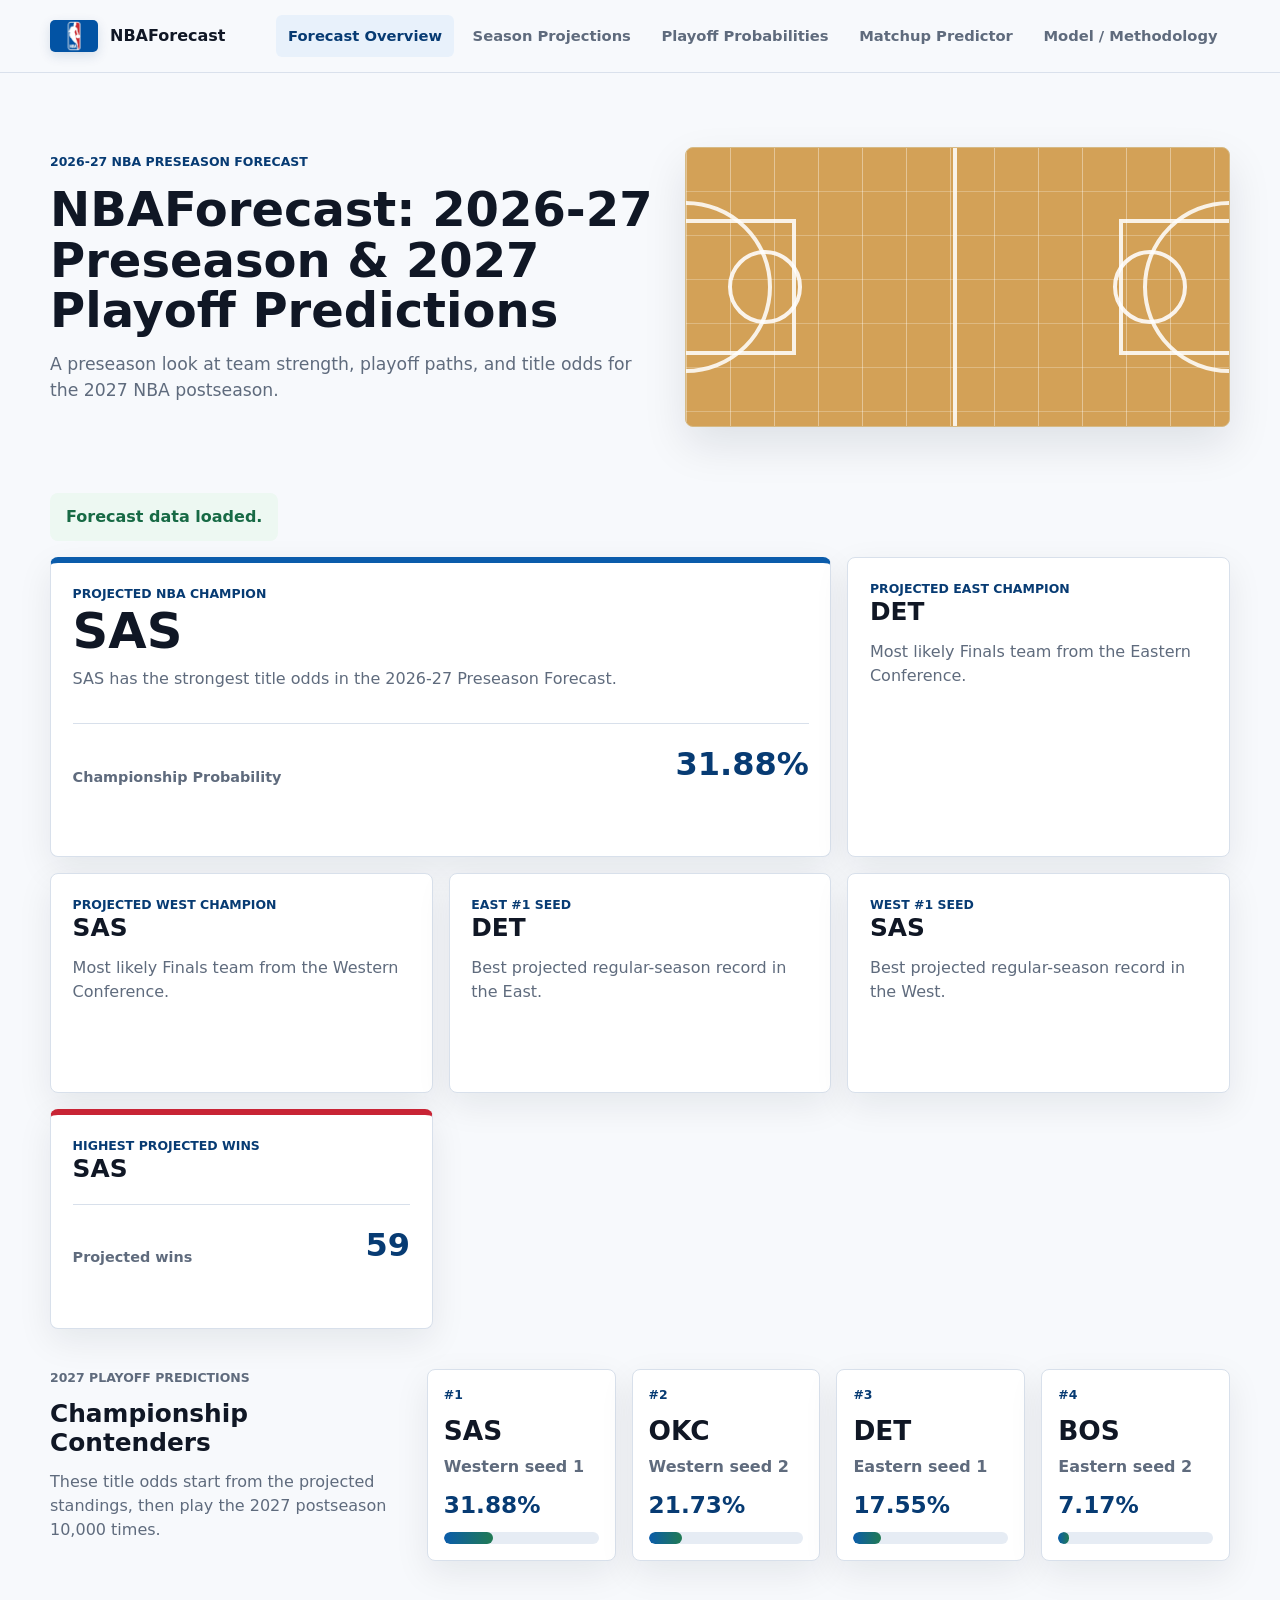
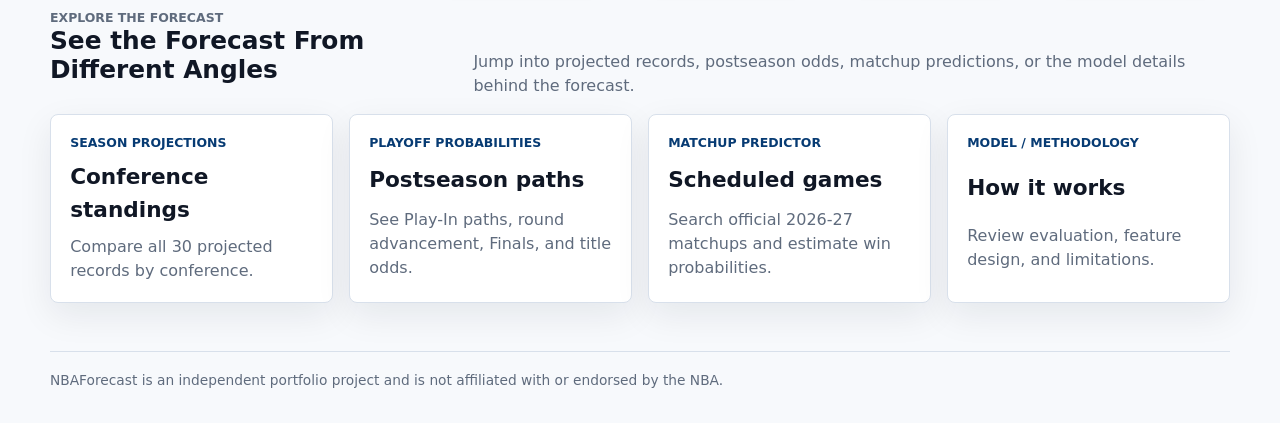
<file: docs/index.html>
<!DOCTYPE html>
<html lang="en">
    <head>
        <meta charset="UTF-8">
        <meta name="viewport" content="width=device-width, initial-scale=1.0">
        <meta
            name="description"
            content="NBAForecast dashboard for the 2026-27 preseason forecast and 2027 playoff predictions."
        >
        <title>Forecast Overview | NBAForecast</title>
        <link rel="stylesheet" href="style.css">
        <script src="script.js" defer></script>
    </head>
    <body data-page="home">
        <a class="skip-link" href="#main-content">Skip to main content</a>

        <header class="site-header">
            <nav class="top-nav" aria-label="Primary navigation">
                <a class="brand" href="index.html">
                    <img class="brand-logo" src="images/nba-logo.png" alt="" aria-hidden="true">
                    <span>NBAForecast</span>
                </a>
                <div class="nav-links">
                    <a href="index.html" aria-current="page">Forecast Overview</a>
                    <a href="season.html">Season Projections</a>
                    <a href="bracket.html">Playoff Probabilities</a>
                    <a href="predict.html">Matchup Predictor</a>
                    <a href="methodology.html">Model / Methodology</a>
                </div>
            </nav>
        </header>

        <main id="main-content">
            <section class="hero-band" aria-labelledby="page-title">
                <div class="hero-copy">
                    <p class="eyebrow">2026-27 NBA Preseason Forecast</p>
                    <h1 id="page-title">NBAForecast: 2026-27 Preseason &amp; 2027 Playoff Predictions</h1>
                    <p>
                        A preseason look at team strength, playoff paths, and title
                        odds for the 2027 NBA postseason.
                    </p>
                </div>
                <div class="court-visual" aria-hidden="true">
                    <span class="court-line center"></span>
                    <span class="court-line lane left"></span>
                    <span class="court-line lane right"></span>
                    <span class="court-line arc left"></span>
                    <span class="court-line arc right"></span>
                </div>
            </section>

            <section class="status-region" aria-live="polite">
                <p id="home-status" class="loading-message">Loading forecast data...</p>
            </section>

            <div id="home-content" class="is-hidden">
                <section class="dashboard-grid" aria-label="Forecast overview">
                    <article class="feature-card champion-card">
                        <div class="card-label">Projected NBA Champion</div>
                        <h2 id="champion-name">--</h2>
                        <p id="champion-summary"></p>
                        <div class="metric-row">
                            <span>Championship Probability</span>
                            <strong id="champion-probability">--</strong>
                        </div>
                    </article>

                    <article class="feature-card">
                        <div class="card-label">Projected East Champion</div>
                        <h2 id="eastern-champion">--</h2>
                        <p>Most likely Finals team from the Eastern Conference.</p>
                    </article>

                    <article class="feature-card">
                        <div class="card-label">Projected West Champion</div>
                        <h2 id="western-champion">--</h2>
                        <p>Most likely Finals team from the Western Conference.</p>
                    </article>

                    <article class="feature-card">
                        <div class="card-label">East #1 Seed</div>
                        <h2 id="east-top-seed">--</h2>
                        <p>Best projected regular-season record in the East.</p>
                    </article>

                    <article class="feature-card">
                        <div class="card-label">West #1 Seed</div>
                        <h2 id="west-top-seed">--</h2>
                        <p>Best projected regular-season record in the West.</p>
                    </article>

                    <article class="feature-card finals-card">
                        <div class="card-label">Highest Projected Wins</div>
                        <h2 id="top-win-team">--</h2>
                        <div class="metric-row compact">
                            <span>Projected wins</span>
                            <strong id="top-win-total">--</strong>
                        </div>
                    </article>
                </section>

                <section class="insight-band" aria-labelledby="contender-title">
                    <div>
                        <p class="eyebrow">2027 Playoff Predictions</p>
                        <h2 id="contender-title">Championship Contenders</h2>
                        <p>
                            These title odds start from the projected standings,
                            then play the 2027 postseason 10,000 times.
                        </p>
                    </div>
                    <div id="contender-grid" class="contender-grid"></div>
                </section>

                <section class="overview-links" aria-labelledby="next-title">
                    <div class="section-intro">
                        <div>
                            <p class="eyebrow">Explore the Forecast</p>
                            <h2 id="next-title">See the Forecast From Different Angles</h2>
                        </div>
                        <p>
                            Jump into projected records, postseason odds, matchup
                            predictions, or the model details behind the forecast.
                        </p>
                    </div>
                    <div class="link-card-grid">
                        <a class="link-card" href="season.html">
                            <span class="mini-label">Season Projections</span>
                            <strong>Conference standings</strong>
                            <p>Compare all 30 projected records by conference.</p>
                        </a>
                        <a class="link-card" href="bracket.html">
                            <span class="mini-label">Playoff Probabilities</span>
                            <strong>Postseason paths</strong>
                            <p>See Play-In paths, round advancement, Finals, and title odds.</p>
                        </a>
                        <a class="link-card" href="predict.html">
                            <span class="mini-label">Matchup Predictor</span>
                            <strong>Scheduled games</strong>
                            <p>Search official 2026-27 matchups and estimate win probabilities.</p>
                        </a>
                        <a class="link-card" href="methodology.html">
                            <span class="mini-label">Model / Methodology</span>
                            <strong>How it works</strong>
                            <p>Review evaluation, feature design, and limitations.</p>
                        </a>
                    </div>
                </section>
            </div>
        </main>

        <footer class="site-footer">
            <p>NBAForecast is an independent portfolio project and is not affiliated with or endorsed by the NBA.</p>
        </footer>
    </body>
</html>
</file>
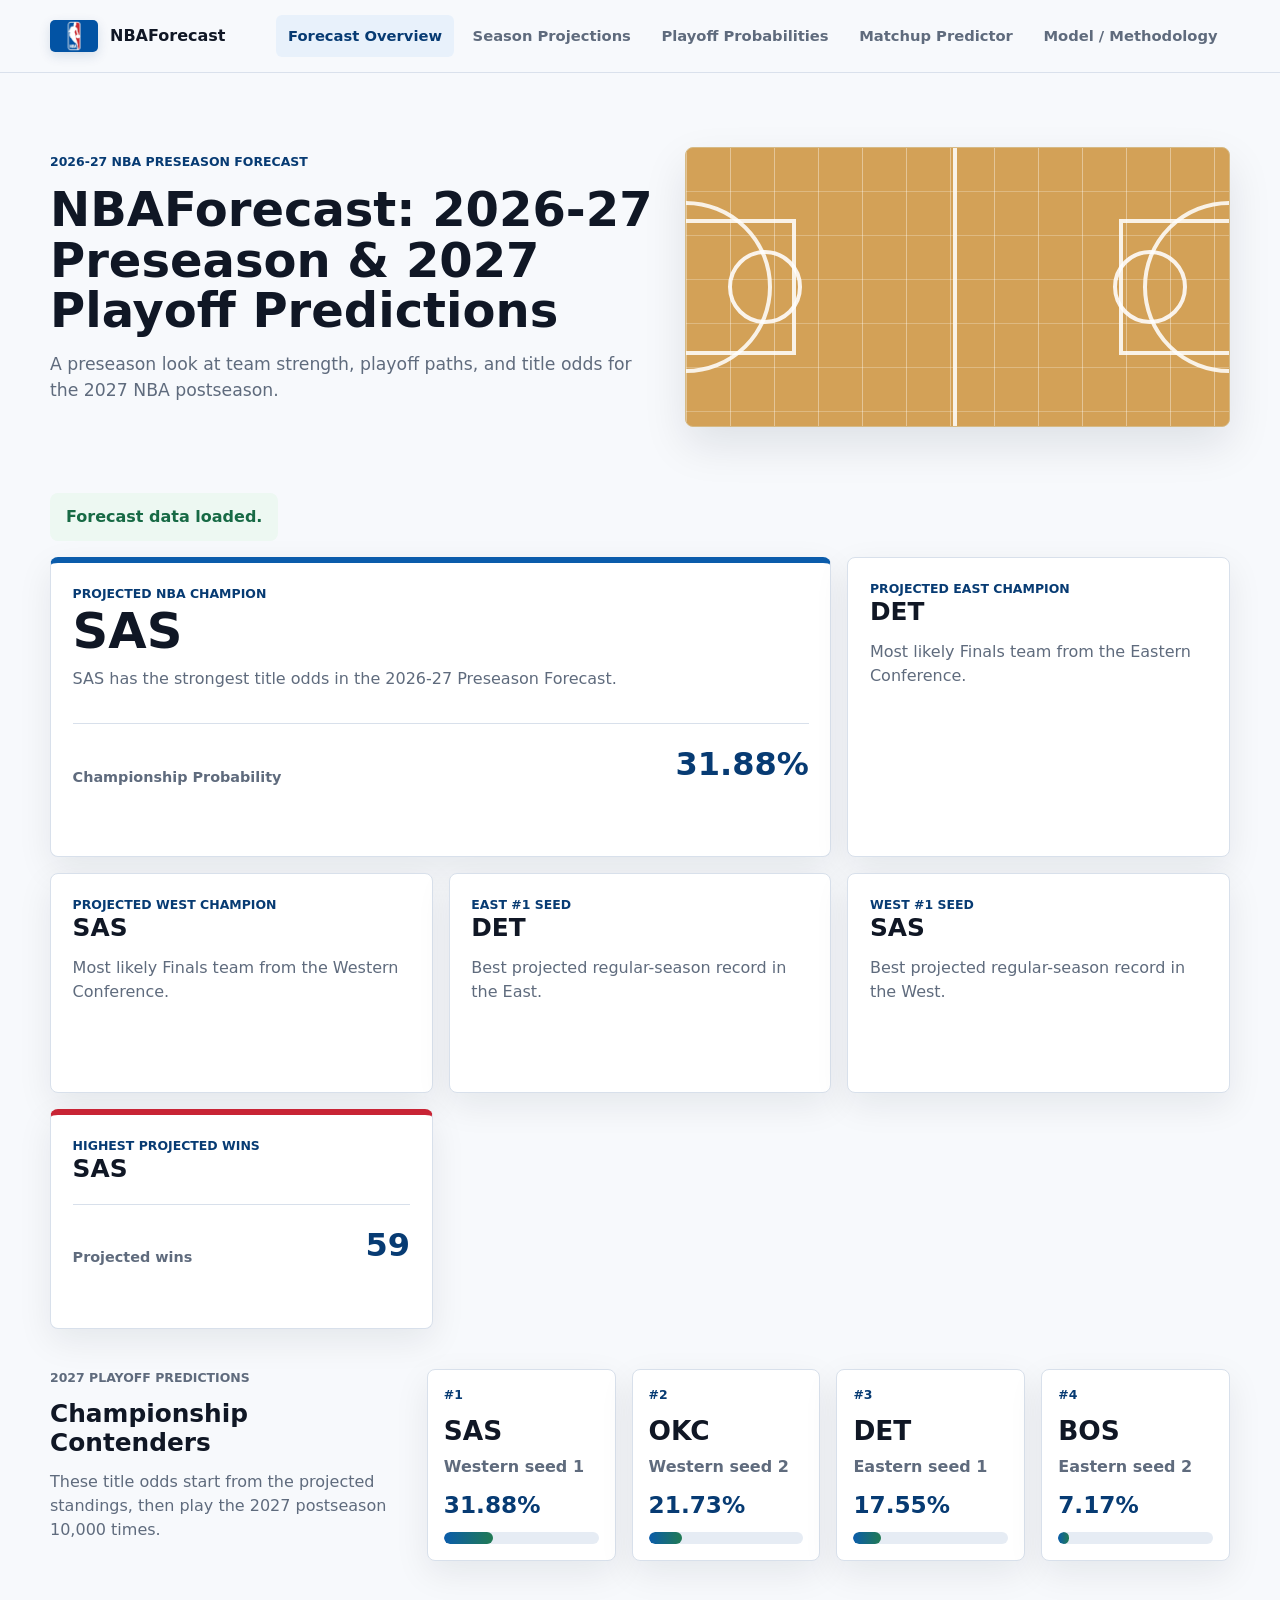
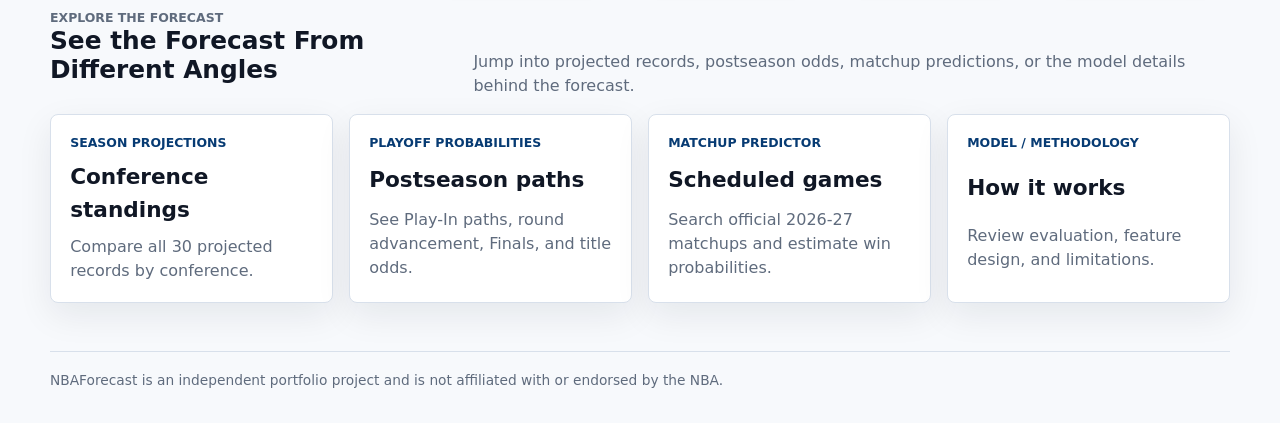
<file: frontend/index.html>
<!DOCTYPE html>
<html lang="en">
    <head>
        <meta charset="UTF-8">
        <meta name="viewport" content="width=device-width, initial-scale=1.0">
        <meta
            name="description"
            content="NBAForecast dashboard for the 2026-27 preseason forecast and 2027 playoff predictions."
        >
        <title>Forecast Overview | NBAForecast</title>
        <link rel="stylesheet" href="style.css">
        <script src="script.js" defer></script>
    </head>
    <body data-page="home">
        <a class="skip-link" href="#main-content">Skip to main content</a>

        <header class="site-header">
            <nav class="top-nav" aria-label="Primary navigation">
                <a class="brand" href="index.html">
                    <img class="brand-logo" src="../images/nba-logo.png" alt="" aria-hidden="true">
                    <span>NBAForecast</span>
                </a>
                <div class="nav-links">
                    <a href="index.html" aria-current="page">Forecast Overview</a>
                    <a href="season.html">Season Projections</a>
                    <a href="bracket.html">Playoff Probabilities</a>
                    <a href="predict.html">Matchup Predictor</a>
                    <a href="methodology.html">Model / Methodology</a>
                </div>
            </nav>
        </header>

        <main id="main-content">
            <section class="hero-band" aria-labelledby="page-title">
                <div class="hero-copy">
                    <p class="eyebrow">2026-27 NBA Preseason Forecast</p>
                    <h1 id="page-title">NBAForecast: 2026-27 Preseason &amp; 2027 Playoff Predictions</h1>
                    <p>
                        A preseason look at team strength, playoff paths, and title
                        odds for the 2027 NBA postseason.
                    </p>
                </div>
                <div class="court-visual" aria-hidden="true">
                    <span class="court-line center"></span>
                    <span class="court-line lane left"></span>
                    <span class="court-line lane right"></span>
                    <span class="court-line arc left"></span>
                    <span class="court-line arc right"></span>
                </div>
            </section>

            <section class="status-region" aria-live="polite">
                <p id="home-status" class="loading-message">Loading forecast data...</p>
            </section>

            <div id="home-content" class="is-hidden">
                <section class="dashboard-grid" aria-label="Forecast overview">
                    <article class="feature-card champion-card">
                        <div class="card-label">Projected NBA Champion</div>
                        <h2 id="champion-name">--</h2>
                        <p id="champion-summary"></p>
                        <div class="metric-row">
                            <span>Championship Probability</span>
                            <strong id="champion-probability">--</strong>
                        </div>
                    </article>

                    <article class="feature-card">
                        <div class="card-label">Projected East Champion</div>
                        <h2 id="eastern-champion">--</h2>
                        <p>Most likely Finals team from the Eastern Conference.</p>
                    </article>

                    <article class="feature-card">
                        <div class="card-label">Projected West Champion</div>
                        <h2 id="western-champion">--</h2>
                        <p>Most likely Finals team from the Western Conference.</p>
                    </article>

                    <article class="feature-card">
                        <div class="card-label">East #1 Seed</div>
                        <h2 id="east-top-seed">--</h2>
                        <p>Best projected regular-season record in the East.</p>
                    </article>

                    <article class="feature-card">
                        <div class="card-label">West #1 Seed</div>
                        <h2 id="west-top-seed">--</h2>
                        <p>Best projected regular-season record in the West.</p>
                    </article>

                    <article class="feature-card finals-card">
                        <div class="card-label">Highest Projected Wins</div>
                        <h2 id="top-win-team">--</h2>
                        <div class="metric-row compact">
                            <span>Projected wins</span>
                            <strong id="top-win-total">--</strong>
                        </div>
                    </article>
                </section>

                <section class="insight-band" aria-labelledby="contender-title">
                    <div>
                        <p class="eyebrow">2027 Playoff Predictions</p>
                        <h2 id="contender-title">Championship Contenders</h2>
                        <p>
                            These title odds start from the projected standings,
                            then play the 2027 postseason 10,000 times.
                        </p>
                    </div>
                    <div id="contender-grid" class="contender-grid"></div>
                </section>

                <section class="overview-links" aria-labelledby="next-title">
                    <div class="section-intro">
                        <div>
                            <p class="eyebrow">Explore the Forecast</p>
                            <h2 id="next-title">See the Forecast From Different Angles</h2>
                        </div>
                        <p>
                            Jump into projected records, postseason odds, matchup
                            predictions, or the model details behind the forecast.
                        </p>
                    </div>
                    <div class="link-card-grid">
                        <a class="link-card" href="season.html">
                            <span class="mini-label">Season Projections</span>
                            <strong>Conference standings</strong>
                            <p>Compare all 30 projected records by conference.</p>
                        </a>
                        <a class="link-card" href="bracket.html">
                            <span class="mini-label">Playoff Probabilities</span>
                            <strong>Postseason paths</strong>
                            <p>See Play-In paths, round advancement, Finals, and title odds.</p>
                        </a>
                        <a class="link-card" href="predict.html">
                            <span class="mini-label">Matchup Predictor</span>
                            <strong>Scheduled games</strong>
                            <p>Search official 2026-27 matchups and estimate win probabilities.</p>
                        </a>
                        <a class="link-card" href="methodology.html">
                            <span class="mini-label">Model / Methodology</span>
                            <strong>How it works</strong>
                            <p>Review evaluation, feature design, and limitations.</p>
                        </a>
                    </div>
                </section>
            </div>
        </main>

        <footer class="site-footer">
            <p>NBAForecast is an independent portfolio project and is not affiliated with or endorsed by the NBA.</p>
        </footer>
    </body>
</html>
</file>
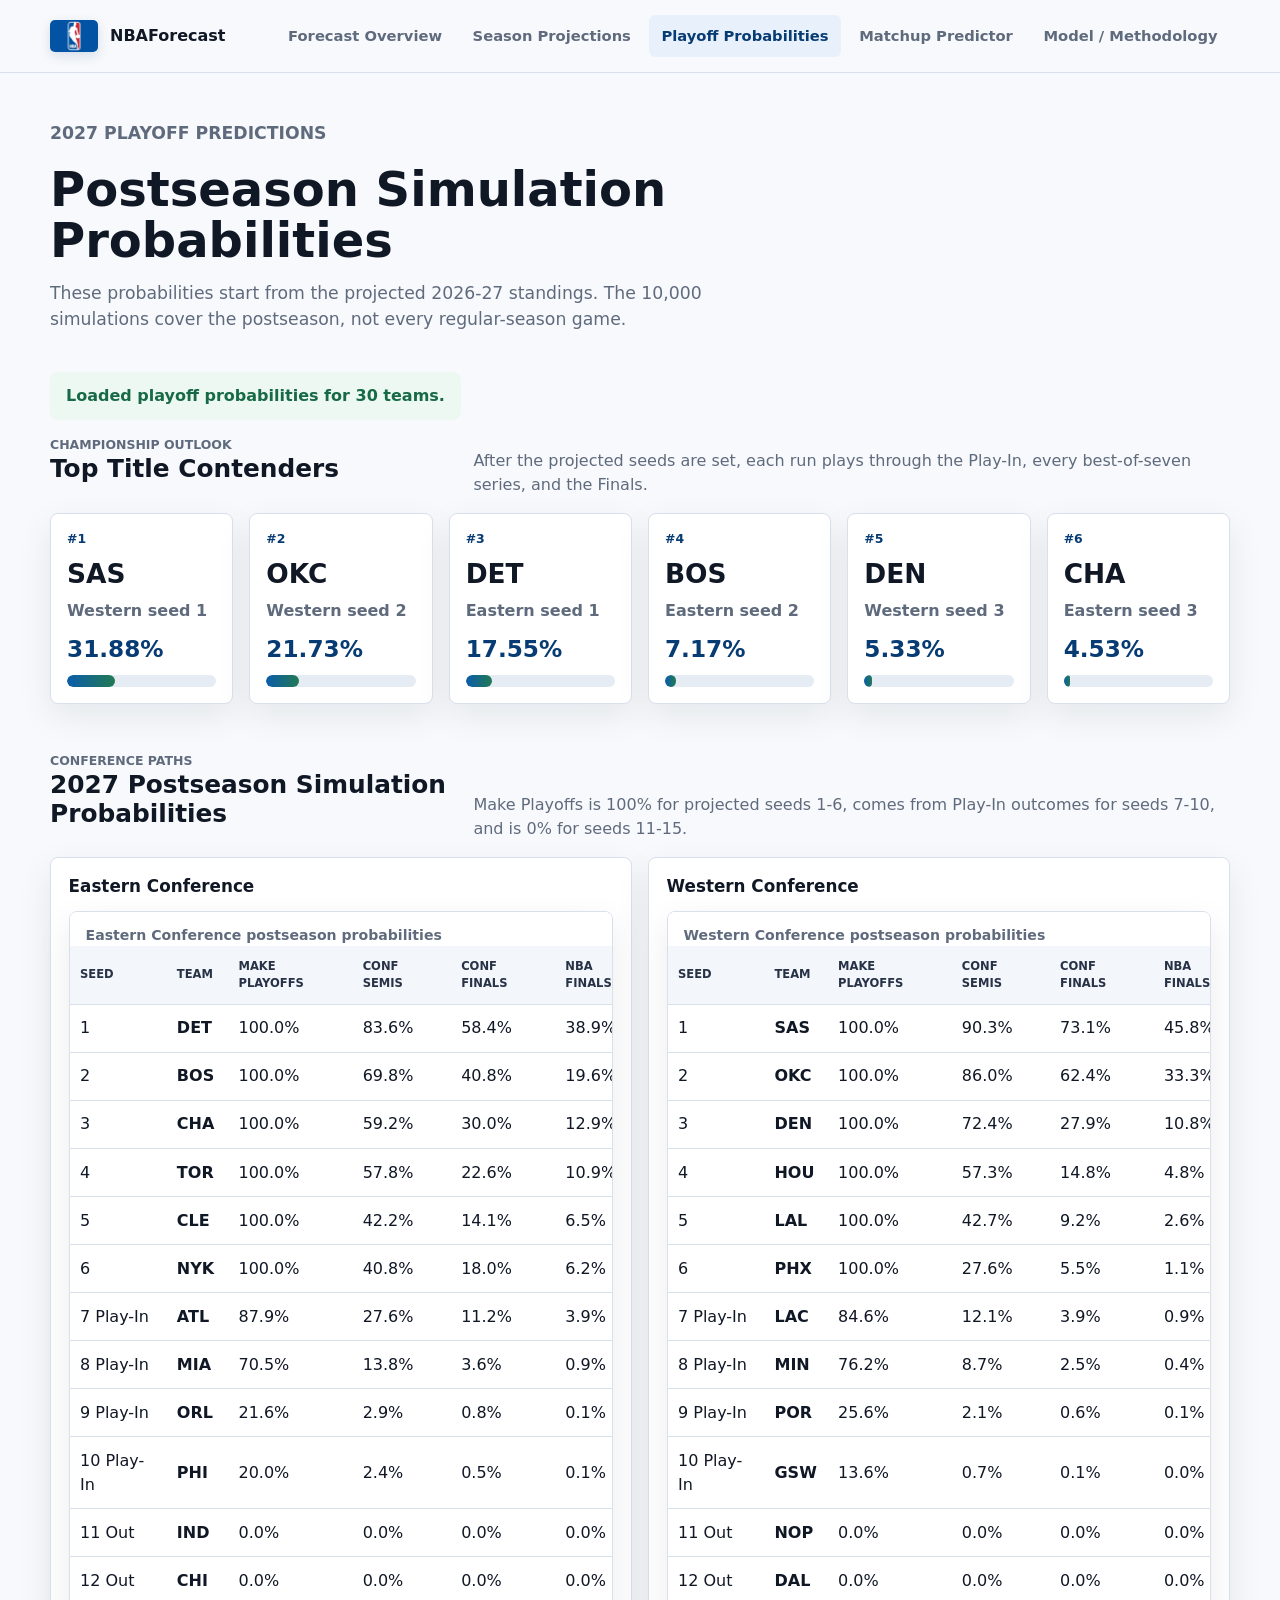
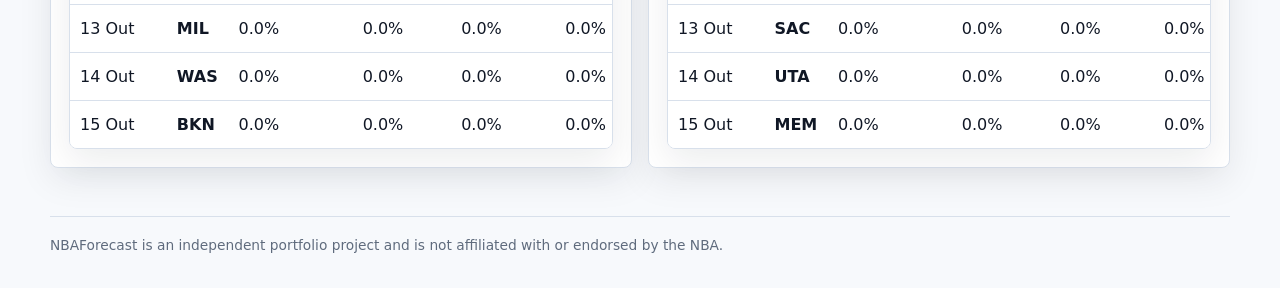
<file: docs/bracket.html>
<!DOCTYPE html>
<html lang="en">
    <head>
        <meta charset="UTF-8">
        <meta name="viewport" content="width=device-width, initial-scale=1.0">
        <meta
            name="description"
            content="NBAForecast 2027 postseason simulation probabilities by conference."
        >
        <title>Playoff Probabilities | NBAForecast</title>
        <link rel="stylesheet" href="style.css">
        <script src="script.js" defer></script>
    </head>
    <body data-page="playoffs">
        <a class="skip-link" href="#main-content">Skip to main content</a>

        <header class="site-header">
            <nav class="top-nav" aria-label="Primary navigation">
                <a class="brand" href="index.html">
                    <img class="brand-logo" src="images/nba-logo.png" alt="" aria-hidden="true">
                    <span>NBAForecast</span>
                </a>
                <div class="nav-links">
                    <a href="index.html">Forecast Overview</a>
                    <a href="season.html">Season Projections</a>
                    <a href="bracket.html" aria-current="page">Playoff Probabilities</a>
                    <a href="predict.html">Matchup Predictor</a>
                    <a href="methodology.html">Model / Methodology</a>
                </div>
            </nav>
        </header>

        <main id="main-content">
            <section class="page-heading" aria-labelledby="page-title">
                <p class="eyebrow">2027 Playoff Predictions</p>
                <h1 id="page-title">Postseason Simulation Probabilities</h1>
                <p>
                    These probabilities start from the projected 2026-27 standings.
                    The 10,000 simulations cover the postseason, not every regular-season game.
                </p>
            </section>

            <section class="status-region" aria-live="polite">
                <p id="playoff-status" class="loading-message">Loading playoff probabilities...</p>
            </section>

            <div id="playoff-content" class="is-hidden">
                <section class="playoff-leaders" aria-labelledby="leader-title">
                    <div class="section-intro">
                        <div>
                            <p class="eyebrow">Championship Outlook</p>
                            <h2 id="leader-title">Top Title Contenders</h2>
                        </div>
                        <p>
                            After the projected seeds are set, each run plays through
                            the Play-In, every best-of-seven series, and the Finals.
                        </p>
                    </div>
                    <div id="playoff-leader-grid" class="contender-grid large"></div>
                </section>

                <section class="table-section" aria-labelledby="playoff-table-title">
                    <div class="section-intro">
                        <div>
                            <p class="eyebrow">Conference Paths</p>
                            <h2 id="playoff-table-title">2027 Postseason Simulation Probabilities</h2>
                        </div>
                        <p>
                            Make Playoffs is 100% for projected seeds 1-6, comes
                            from Play-In outcomes for seeds 7-10, and is 0% for
                            seeds 11-15.
                        </p>
                    </div>

                    <div class="conference-table-grid playoff-grid">
                        <article class="conference-table-card">
                            <h3>Eastern Conference</h3>
                            <div class="table-wrap playoff-table">
                                <table>
                                    <caption>Eastern Conference postseason probabilities</caption>
                                    <thead>
                                        <tr>
                                            <th scope="col">Seed</th>
                                            <th scope="col">Team</th>
                                            <th scope="col">Make Playoffs</th>
                                            <th scope="col">Conf Semis</th>
                                            <th scope="col">Conf Finals</th>
                                            <th scope="col">NBA Finals</th>
                                            <th scope="col">Championship</th>
                                        </tr>
                                    </thead>
                                    <tbody id="playoff-eastern-body"></tbody>
                                </table>
                            </div>
                        </article>

                        <article class="conference-table-card">
                            <h3>Western Conference</h3>
                            <div class="table-wrap playoff-table">
                                <table>
                                    <caption>Western Conference postseason probabilities</caption>
                                    <thead>
                                        <tr>
                                            <th scope="col">Seed</th>
                                            <th scope="col">Team</th>
                                            <th scope="col">Make Playoffs</th>
                                            <th scope="col">Conf Semis</th>
                                            <th scope="col">Conf Finals</th>
                                            <th scope="col">NBA Finals</th>
                                            <th scope="col">Championship</th>
                                        </tr>
                                    </thead>
                                    <tbody id="playoff-western-body"></tbody>
                                </table>
                            </div>
                        </article>
                    </div>
                </section>
            </div>
        </main>

        <footer class="site-footer">
            <p>NBAForecast is an independent portfolio project and is not affiliated with or endorsed by the NBA.</p>
        </footer>
    </body>
</html>
</file>
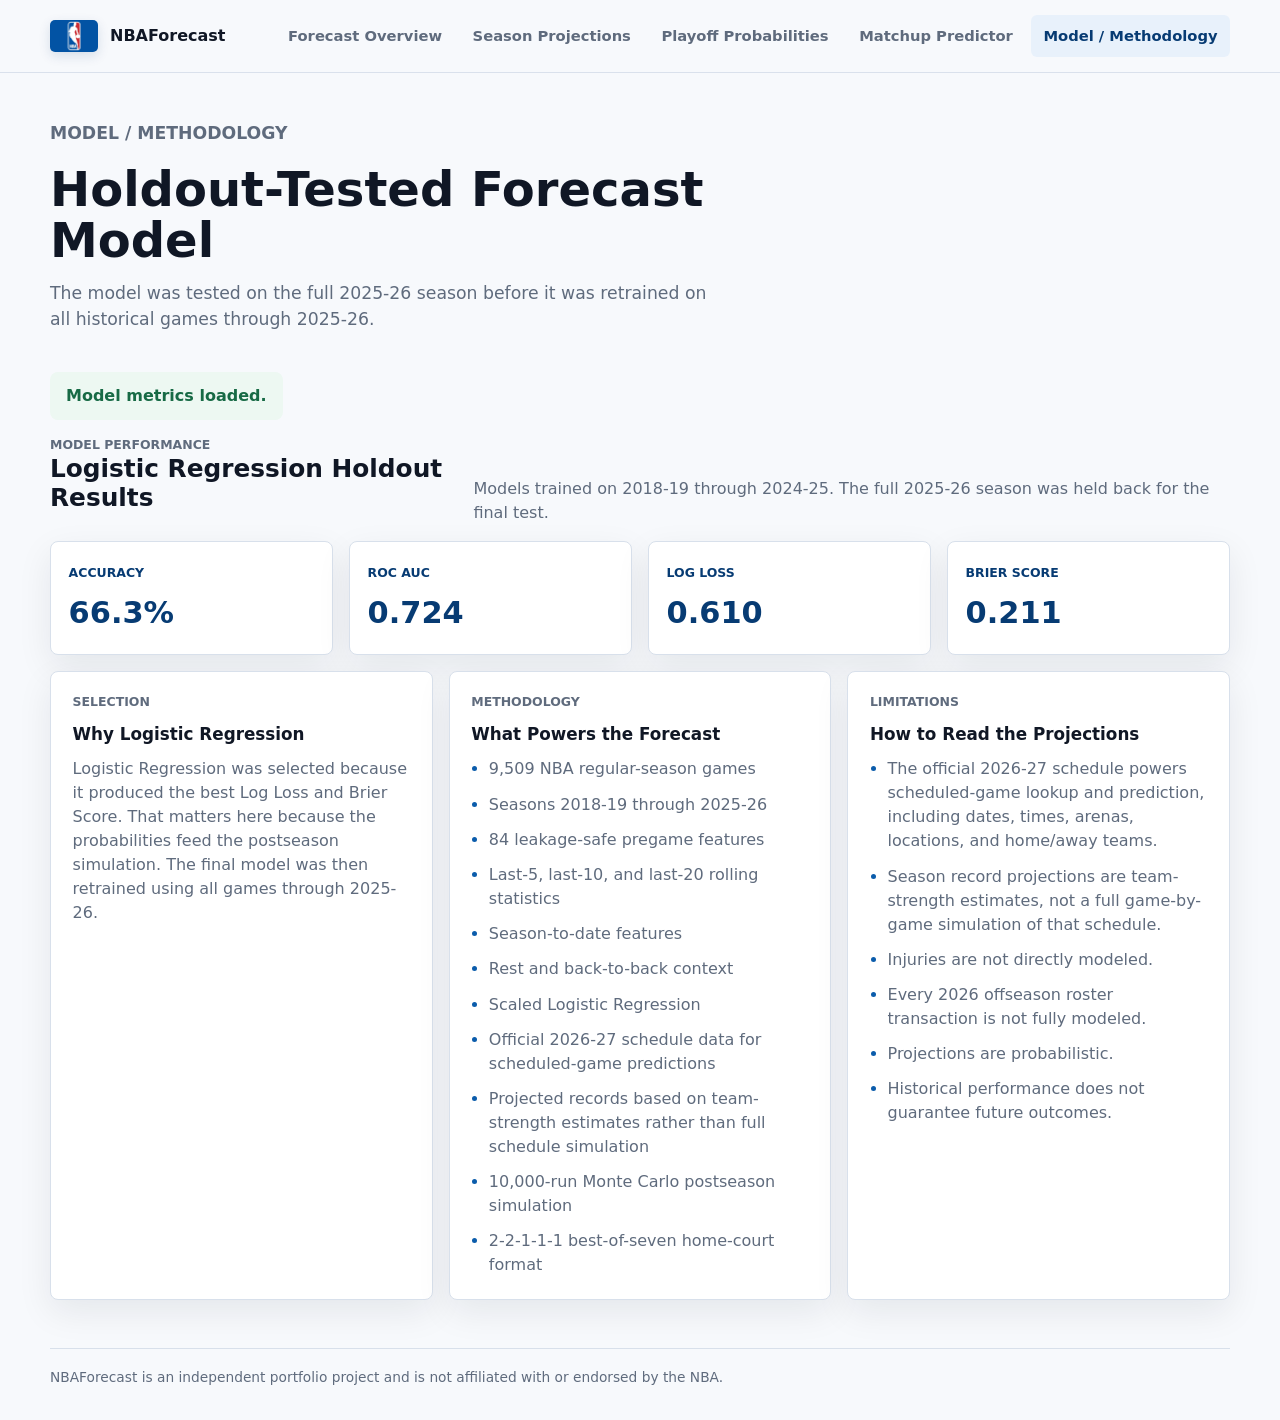
<file: docs/methodology.html>
<!DOCTYPE html>
<html lang="en">
    <head>
        <meta charset="UTF-8">
        <meta name="viewport" content="width=device-width, initial-scale=1.0">
        <meta
            name="description"
            content="NBAForecast model performance, methodology, and limitations."
        >
        <title>Model / Methodology | NBAForecast</title>
        <link rel="stylesheet" href="style.css">
        <script src="script.js" defer></script>
    </head>
    <body data-page="methodology">
        <a class="skip-link" href="#main-content">Skip to main content</a>

        <header class="site-header">
            <nav class="top-nav" aria-label="Primary navigation">
                <a class="brand" href="index.html">
                    <img class="brand-logo" src="images/nba-logo.png" alt="" aria-hidden="true">
                    <span>NBAForecast</span>
                </a>
                <div class="nav-links">
                    <a href="index.html">Forecast Overview</a>
                    <a href="season.html">Season Projections</a>
                    <a href="bracket.html">Playoff Probabilities</a>
                    <a href="predict.html">Matchup Predictor</a>
                    <a href="methodology.html" aria-current="page">Model / Methodology</a>
                </div>
            </nav>
        </header>

        <main id="main-content">
            <section class="page-heading" aria-labelledby="page-title">
                <p class="eyebrow">Model / Methodology</p>
                <h1 id="page-title">Holdout-Tested Forecast Model</h1>
                <p>
                    The model was tested on the full 2025-26 season before it was
                    retrained on all historical games through 2025-26.
                </p>
            </section>

            <section class="status-region" aria-live="polite">
                <p id="methodology-status" class="loading-message">Loading model metrics...</p>
            </section>

            <section
                id="methodology-content"
                class="model-section is-hidden"
                aria-labelledby="model-title"
            >
                <div class="section-intro">
                    <div>
                        <p class="eyebrow">Model Performance</p>
                        <h2 id="model-title">Logistic Regression Holdout Results</h2>
                    </div>
                    <p>
                        Models trained on 2018-19 through 2024-25. The full
                        2025-26 season was held back for the final test.
                    </p>
                </div>

                <div id="metric-grid" class="metric-grid" aria-label="Logistic Regression holdout metrics"></div>

                <div class="detail-band">
                    <article class="detail-panel">
                        <p class="eyebrow">Selection</p>
                        <h3>Why Logistic Regression</h3>
                        <p>
                            Logistic Regression was selected because it produced
                            the best Log Loss and Brier Score. That matters here
                            because the probabilities feed the postseason simulation.
                            The final model was then retrained using all games
                            through 2025-26.
                        </p>
                    </article>

                    <article class="detail-panel">
                        <p class="eyebrow">Methodology</p>
                        <h3>What Powers the Forecast</h3>
                        <ul class="detail-list">
                            <li>9,509 NBA regular-season games</li>
                            <li>Seasons 2018-19 through 2025-26</li>
                            <li>84 leakage-safe pregame features</li>
                            <li>Last-5, last-10, and last-20 rolling statistics</li>
                            <li>Season-to-date features</li>
                            <li>Rest and back-to-back context</li>
                            <li>Scaled Logistic Regression</li>
                            <li>Official 2026-27 schedule data for scheduled-game predictions</li>
                            <li>Projected records based on team-strength estimates rather than full schedule simulation</li>
                            <li>10,000-run Monte Carlo postseason simulation</li>
                            <li>2-2-1-1-1 best-of-seven home-court format</li>
                        </ul>
                    </article>

                    <article class="detail-panel">
                        <p class="eyebrow">Limitations</p>
                        <h3>How to Read the Projections</h3>
                        <ul class="detail-list">
                            <li>The official 2026-27 schedule powers scheduled-game lookup and prediction, including dates, times, arenas, locations, and home/away teams.</li>
                            <li>Season record projections are team-strength estimates, not a full game-by-game simulation of that schedule.</li>
                            <li>Injuries are not directly modeled.</li>
                            <li>Every 2026 offseason roster transaction is not fully modeled.</li>
                            <li>Projections are probabilistic.</li>
                            <li>Historical performance does not guarantee future outcomes.</li>
                        </ul>
                    </article>
                </div>
            </section>
        </main>

        <footer class="site-footer">
            <p>NBAForecast is an independent portfolio project and is not affiliated with or endorsed by the NBA.</p>
        </footer>
    </body>
</html>
</file>
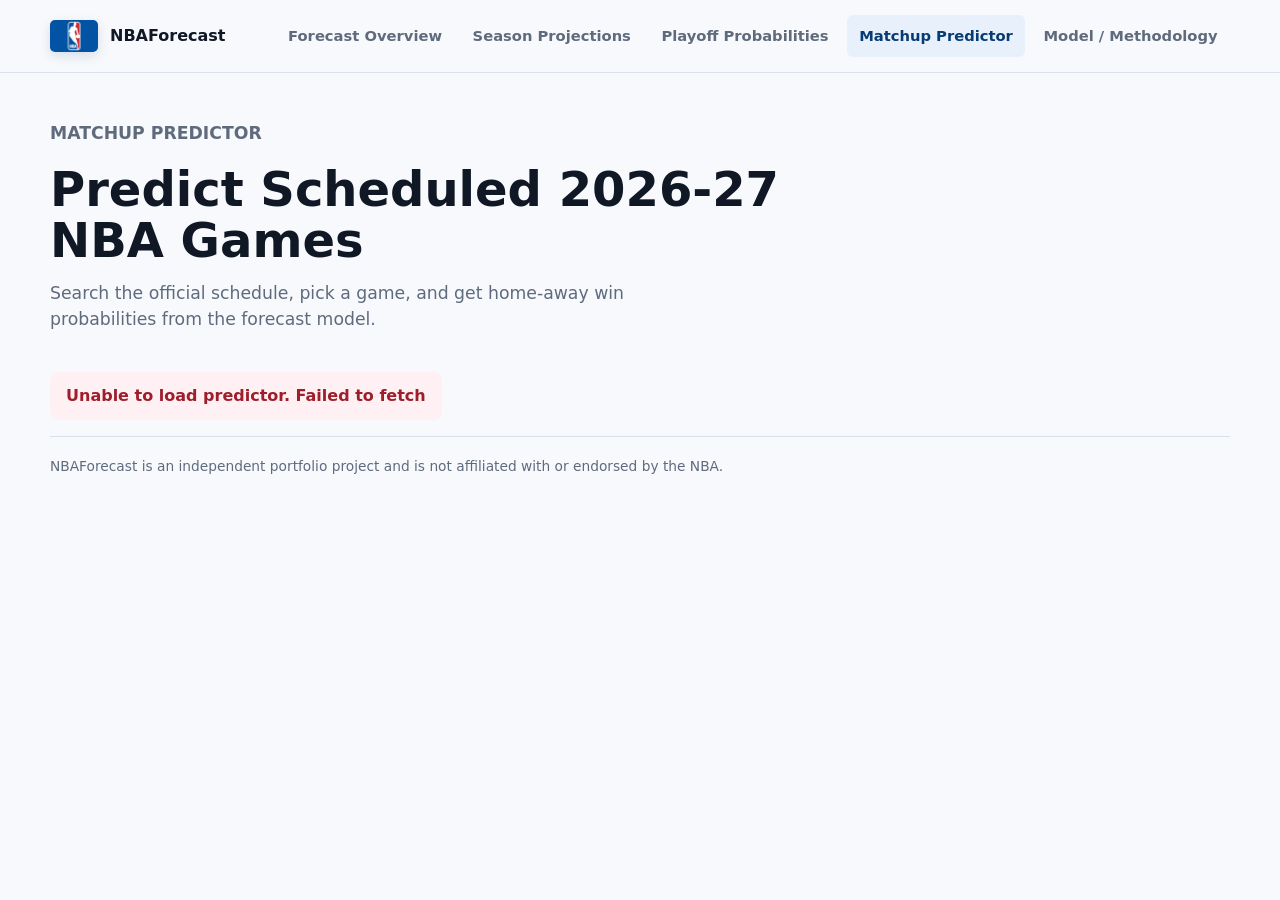
<file: docs/predict.html>
<!DOCTYPE html>
<html lang="en">
    <head>
        <meta charset="UTF-8">
        <meta name="viewport" content="width=device-width, initial-scale=1.0">
        <meta
            name="description"
            content="NBAForecast scheduled-game and custom matchup predictor."
        >
        <title>Matchup Predictor | NBAForecast</title>
        <link rel="stylesheet" href="style.css">
        <script src="script.js" defer></script>
    </head>
    <body data-page="predictor">
        <a class="skip-link" href="#main-content">Skip to main content</a>

        <header class="site-header">
            <nav class="top-nav" aria-label="Primary navigation">
                <a class="brand" href="index.html">
                    <img class="brand-logo" src="images/nba-logo.png" alt="" aria-hidden="true">
                    <span>NBAForecast</span>
                </a>
                <div class="nav-links">
                    <a href="index.html">Forecast Overview</a>
                    <a href="season.html">Season Projections</a>
                    <a href="bracket.html">Playoff Probabilities</a>
                    <a href="predict.html" aria-current="page">Matchup Predictor</a>
                    <a href="methodology.html">Model / Methodology</a>
                </div>
            </nav>
        </header>

        <main id="main-content">
            <section class="page-heading" aria-labelledby="page-title">
                <p class="eyebrow">Matchup Predictor</p>
                <h1 id="page-title">Predict Scheduled 2026-27 NBA Games</h1>
                <p>
                    Search the official schedule, pick a game, and get home-away
                    win probabilities from the forecast model.
                </p>
            </section>

            <section class="status-region" aria-live="polite">
                <p id="predictor-status" class="loading-message">Loading predictor...</p>
            </section>

            <section
                id="predictor-content"
                class="predictor-section is-hidden"
                aria-labelledby="predictor-title"
            >
                <div class="predictor-grid scheduled-game-grid">
                    <article class="predictor-panel">
                        <p class="eyebrow">Scheduled Game Prediction</p>
                        <h2 id="predictor-title">Find a Scheduled Game</h2>
                        <form id="game-search-form" class="predictor-form game-search-form">
                            <label for="game-date-filter">Date</label>
                            <input
                                id="game-date-filter"
                                name="date"
                                type="date"
                                min="2026-10-20"
                                max="2027-04-11"
                            >

                            <label for="game-team-filter">Team</label>
                            <select id="game-team-filter" name="team">
                                <option value="">Any team</option>
                            </select>

                            <button id="game-search-button" type="submit">
                                Search Games
                            </button>
                        </form>
                        <p id="game-search-error" class="form-message" role="alert"></p>
                        <p class="predictor-note">
                            Choose a date, a team, or both. Results include the
                            listed tipoff time, arena, and home/away teams from
                            the official schedule.
                        </p>
                    </article>

                    <article class="predictor-panel game-results-panel">
                        <p class="eyebrow">Matching Games</p>
                        <h2 id="game-results-title">Select a Game</h2>
                        <p id="game-results-summary" class="muted-copy">
                            Use the filters to load matching games.
                        </p>
                        <div
                            id="game-list"
                            class="game-list"
                            aria-label="Scheduled games"
                        ></div>
                        <button
                            id="predict-game-button"
                            class="predict-game-button"
                            type="button"
                            disabled
                        >
                            Predict Game
                        </button>
                    </article>
                </div>

                <article
                    id="scheduled-prediction-result"
                    class="prediction-card scheduled-result-card is-hidden"
                    aria-live="polite"
                >
                    <p class="eyebrow">Scheduled Game Prediction</p>
                    <h2 id="scheduled-matchup">--</h2>
                    <div class="game-detail-grid" aria-label="Game details">
                        <div>
                            <span>Date</span>
                            <strong id="scheduled-game-date">--</strong>
                        </div>
                        <div>
                            <span>Tipoff</span>
                            <strong id="scheduled-game-time">--</strong>
                        </div>
                        <div>
                            <span>Location</span>
                            <strong id="scheduled-game-location">--</strong>
                        </div>
                    </div>

                    <div class="prediction-summary">
                        <h3 id="scheduled-prediction-winner">--</h3>
                        <p id="scheduled-prediction-confidence"></p>
                    </div>

                    <div class="matchup-bars">
                        <div class="team-probability-row">
                            <div>
                                <strong id="scheduled-home-result-team">--</strong>
                                <span>Home win probability</span>
                            </div>
                            <span id="scheduled-home-result-probability">--</span>
                            <div class="probability-meter">
                                <span id="scheduled-home-result-bar"></span>
                            </div>
                        </div>

                        <div class="team-probability-row">
                            <div>
                                <strong id="scheduled-away-result-team">--</strong>
                                <span>Away win probability</span>
                            </div>
                            <span id="scheduled-away-result-probability">--</span>
                            <div class="probability-meter">
                                <span id="scheduled-away-result-bar"></span>
                            </div>
                        </div>
                    </div>
                </article>

                <section class="custom-matchup-section" aria-labelledby="custom-title">
                    <div class="section-intro">
                        <div>
                            <p class="eyebrow">Custom Matchup</p>
                            <h2 id="custom-title">Compare any two teams</h2>
                        </div>
                        <p>
                            Curious about a matchup outside the schedule view?
                            Pick any home and away team.
                        </p>
                    </div>

                    <div class="predictor-grid">
                        <article class="predictor-panel">
                            <p class="eyebrow">Team Selection</p>
                            <h3>Set the Matchup</h3>
                            <form id="predictor-form" class="predictor-form">
                                <label for="home-team-select">Home Team</label>
                                <select id="home-team-select" name="home_team" required></select>

                                <label for="away-team-select">Away Team</label>
                                <select id="away-team-select" name="away_team" required></select>

                                <button id="predict-button" type="submit">
                                    Predict Matchup
                                </button>
                            </form>
                            <p id="predictor-error" class="form-message" role="alert"></p>
                            <p class="predictor-note">
                                Predictions use preseason team-strength estimates based
                                on data through the 2025-26 season and do not directly
                                account for injuries or every offseason roster change.
                            </p>
                        </article>

                        <article
                            id="prediction-result"
                            class="prediction-card is-hidden"
                            aria-live="polite"
                        >
                            <p class="eyebrow">Custom Matchup Prediction</p>
                            <h2 id="prediction-winner">--</h2>
                            <p id="prediction-confidence"></p>

                            <div class="matchup-bars">
                                <div class="team-probability-row">
                                    <div>
                                        <strong id="home-result-team">--</strong>
                                        <span>Home win probability</span>
                                    </div>
                                    <span id="home-result-probability">--</span>
                                    <div class="probability-meter">
                                        <span id="home-result-bar"></span>
                                    </div>
                                </div>

                                <div class="team-probability-row">
                                    <div>
                                        <strong id="away-result-team">--</strong>
                                        <span>Away win probability</span>
                                    </div>
                                    <span id="away-result-probability">--</span>
                                    <div class="probability-meter">
                                        <span id="away-result-bar"></span>
                                    </div>
                                </div>
                            </div>
                        </article>
                    </div>
                </section>
            </section>
        </main>

        <footer class="site-footer">
            <p>NBAForecast is an independent portfolio project and is not affiliated with or endorsed by the NBA.</p>
        </footer>
    </body>
</html>
</file>
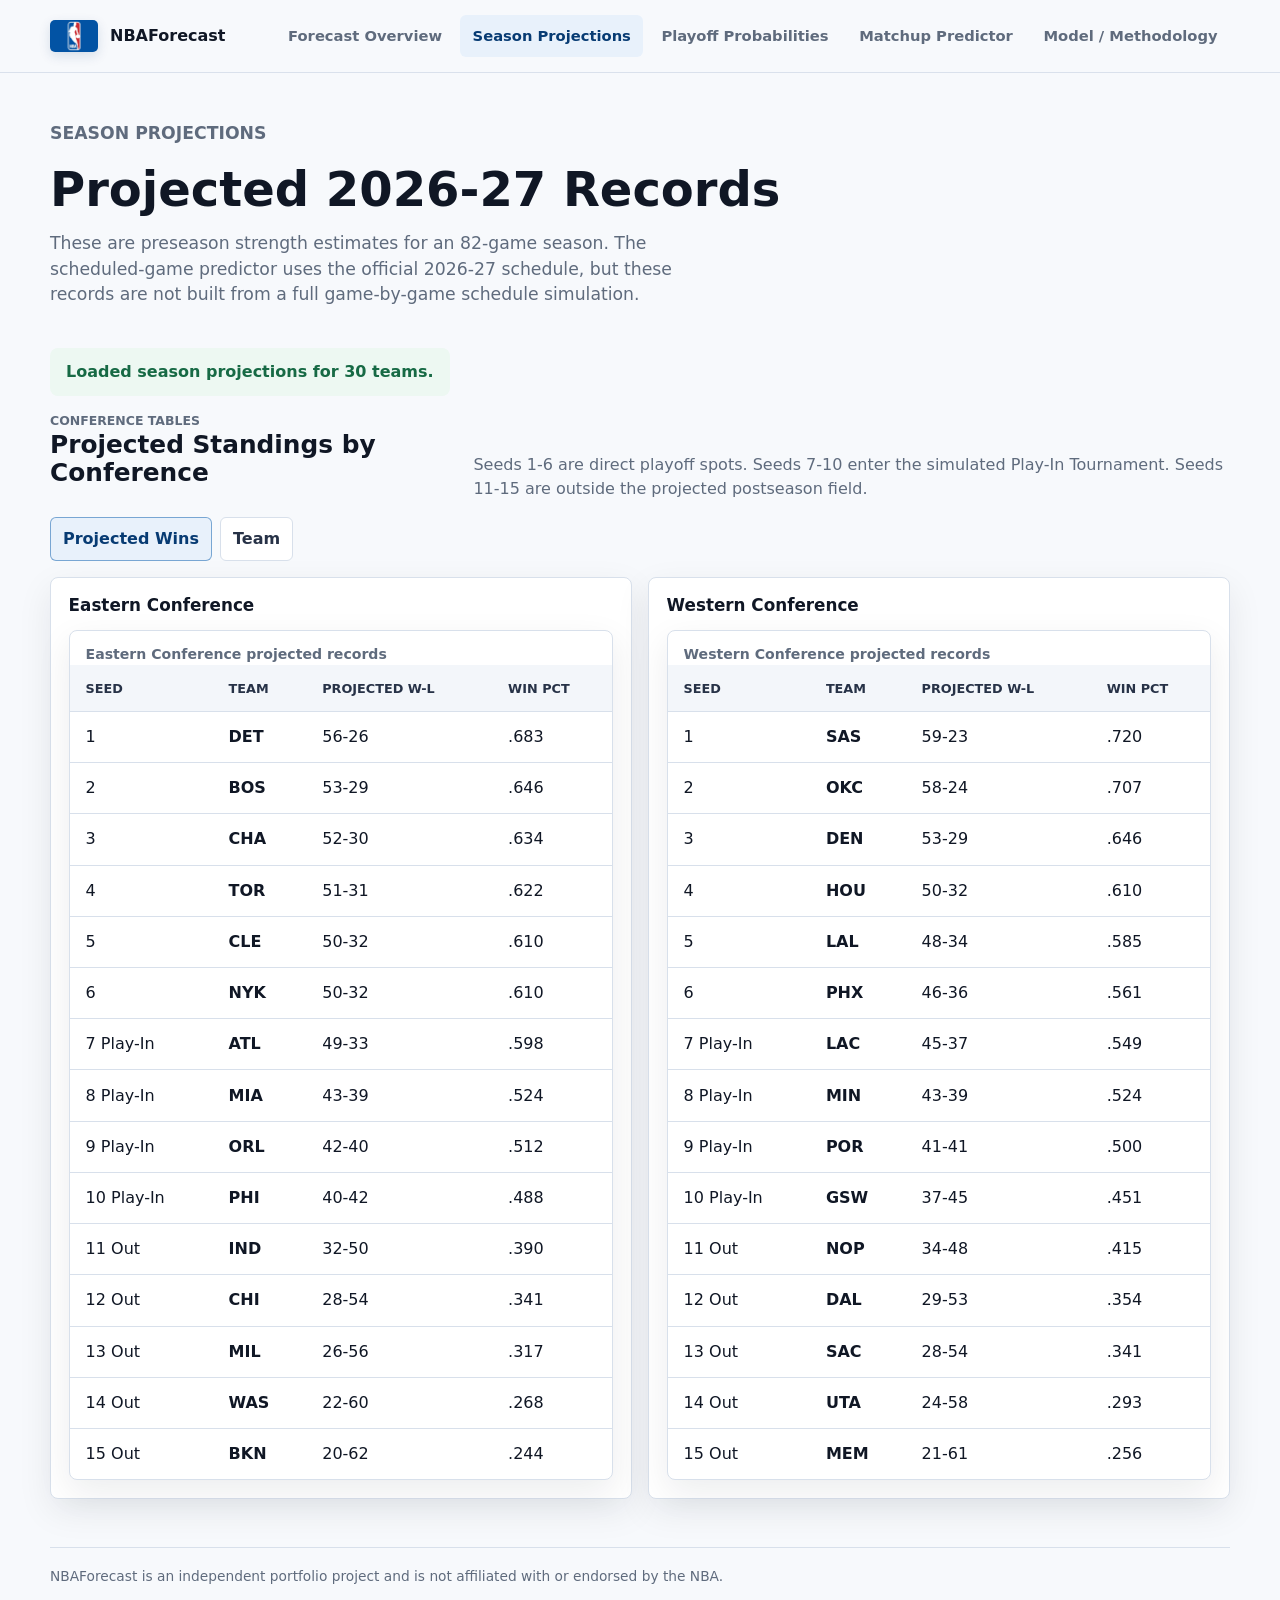
<file: docs/season.html>
<!DOCTYPE html>
<html lang="en">
    <head>
        <meta charset="UTF-8">
        <meta name="viewport" content="width=device-width, initial-scale=1.0">
        <meta
            name="description"
            content="NBAForecast projected 2026-27 regular-season records by conference."
        >
        <title>Season Projections | NBAForecast</title>
        <link rel="stylesheet" href="style.css">
        <script src="script.js" defer></script>
    </head>
    <body data-page="season">
        <a class="skip-link" href="#main-content">Skip to main content</a>

        <header class="site-header">
            <nav class="top-nav" aria-label="Primary navigation">
                <a class="brand" href="index.html">
                    <img class="brand-logo" src="images/nba-logo.png" alt="" aria-hidden="true">
                    <span>NBAForecast</span>
                </a>
                <div class="nav-links">
                    <a href="index.html">Forecast Overview</a>
                    <a href="season.html" aria-current="page">Season Projections</a>
                    <a href="bracket.html">Playoff Probabilities</a>
                    <a href="predict.html">Matchup Predictor</a>
                    <a href="methodology.html">Model / Methodology</a>
                </div>
            </nav>
        </header>

        <main id="main-content">
            <section class="page-heading" aria-labelledby="page-title">
                <p class="eyebrow">Season Projections</p>
                <h1 id="page-title">Projected 2026-27 Records</h1>
                <p>
                    These are preseason strength estimates for an 82-game season.
                    The scheduled-game predictor uses the official 2026-27 schedule,
                    but these records are not built from a full game-by-game schedule simulation.
                </p>
            </section>

            <section class="status-region" aria-live="polite">
                <p id="season-status" class="loading-message">Loading season projections...</p>
            </section>

            <section
                id="season-content"
                class="table-section is-hidden"
                aria-labelledby="season-table-title"
            >
                <div class="section-intro">
                    <div>
                        <p class="eyebrow">Conference Tables</p>
                        <h2 id="season-table-title">Projected Standings by Conference</h2>
                    </div>
                    <p>
                        Seeds 1-6 are direct playoff spots. Seeds 7-10 enter the
                        simulated Play-In Tournament. Seeds 11-15 are outside the
                        projected postseason field.
                    </p>
                </div>

                <div class="table-controls" aria-label="Season table sorting">
                    <button type="button" data-season-sort="wins" aria-pressed="true">
                        Projected Wins
                    </button>
                    <button type="button" data-season-sort="team" aria-pressed="false">
                        Team
                    </button>
                </div>

                <div class="conference-table-grid season-grid">
                    <article class="conference-table-card">
                        <h3>Eastern Conference</h3>
                        <div class="table-wrap season-table">
                            <table>
                                <caption>Eastern Conference projected records</caption>
                                <thead>
                                    <tr>
                                        <th scope="col">Seed</th>
                                        <th scope="col">Team</th>
                                        <th scope="col">Projected W-L</th>
                                        <th scope="col">Win Pct</th>
                                    </tr>
                                </thead>
                                <tbody id="season-eastern-body"></tbody>
                            </table>
                        </div>
                    </article>

                    <article class="conference-table-card">
                        <h3>Western Conference</h3>
                        <div class="table-wrap season-table">
                            <table>
                                <caption>Western Conference projected records</caption>
                                <thead>
                                    <tr>
                                        <th scope="col">Seed</th>
                                        <th scope="col">Team</th>
                                        <th scope="col">Projected W-L</th>
                                        <th scope="col">Win Pct</th>
                                    </tr>
                                </thead>
                                <tbody id="season-western-body"></tbody>
                            </table>
                        </div>
                    </article>
                </div>
            </section>
        </main>

        <footer class="site-footer">
            <p>NBAForecast is an independent portfolio project and is not affiliated with or endorsed by the NBA.</p>
        </footer>
    </body>
</html>
</file>
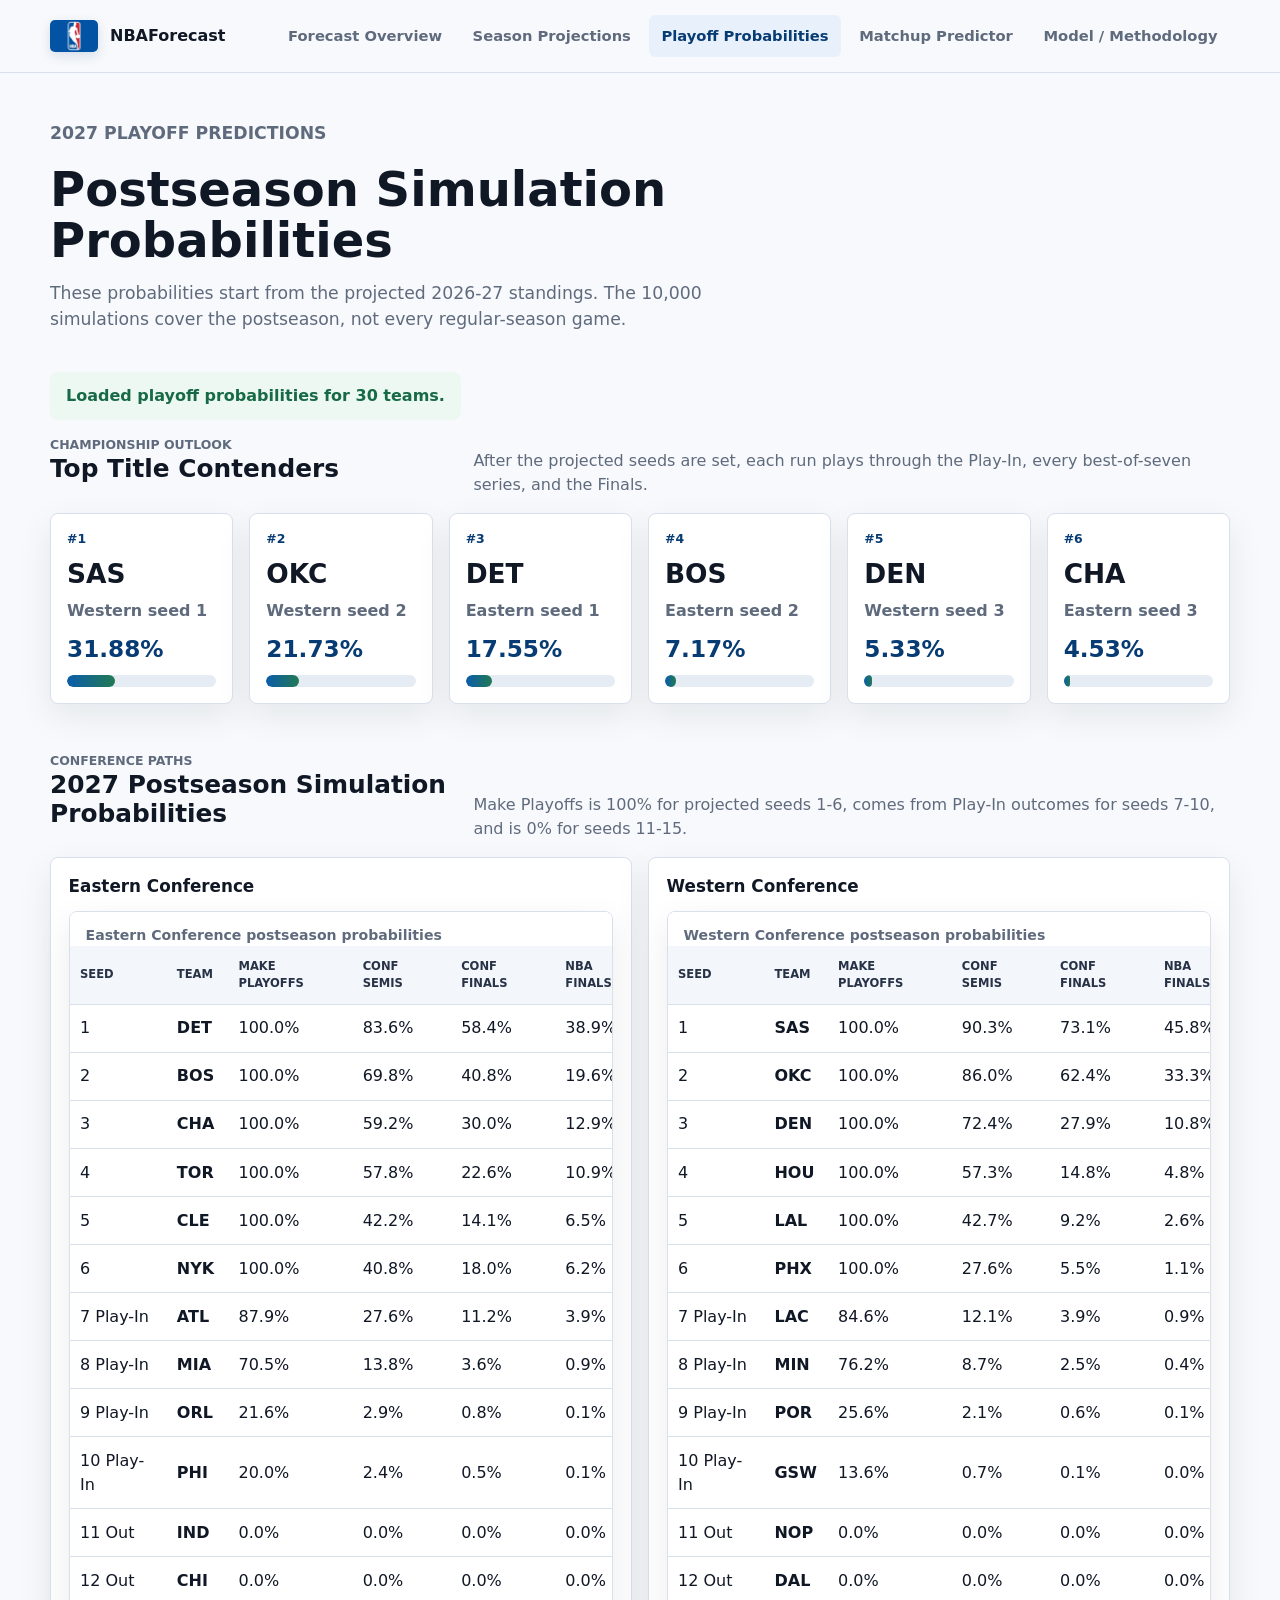
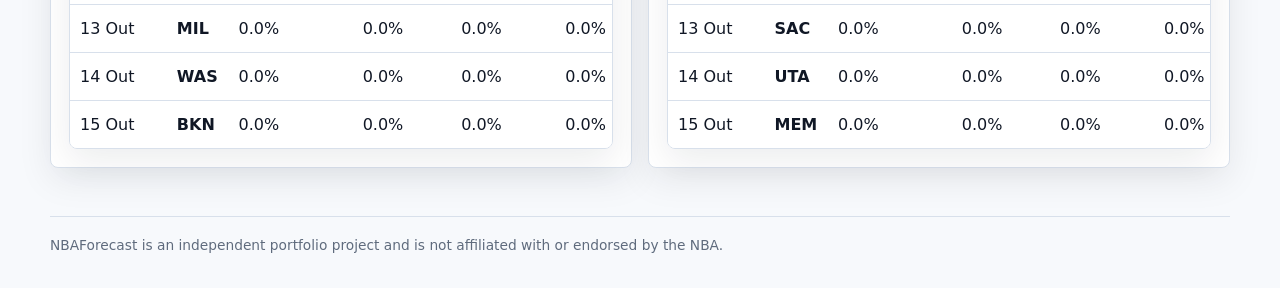
<file: frontend/bracket.html>
<!DOCTYPE html>
<html lang="en">
    <head>
        <meta charset="UTF-8">
        <meta name="viewport" content="width=device-width, initial-scale=1.0">
        <meta
            name="description"
            content="NBAForecast 2027 postseason simulation probabilities by conference."
        >
        <title>Playoff Probabilities | NBAForecast</title>
        <link rel="stylesheet" href="style.css">
        <script src="script.js" defer></script>
    </head>
    <body data-page="playoffs">
        <a class="skip-link" href="#main-content">Skip to main content</a>

        <header class="site-header">
            <nav class="top-nav" aria-label="Primary navigation">
                <a class="brand" href="index.html">
                    <img class="brand-logo" src="../images/nba-logo.png" alt="" aria-hidden="true">
                    <span>NBAForecast</span>
                </a>
                <div class="nav-links">
                    <a href="index.html">Forecast Overview</a>
                    <a href="season.html">Season Projections</a>
                    <a href="bracket.html" aria-current="page">Playoff Probabilities</a>
                    <a href="predict.html">Matchup Predictor</a>
                    <a href="methodology.html">Model / Methodology</a>
                </div>
            </nav>
        </header>

        <main id="main-content">
            <section class="page-heading" aria-labelledby="page-title">
                <p class="eyebrow">2027 Playoff Predictions</p>
                <h1 id="page-title">Postseason Simulation Probabilities</h1>
                <p>
                    These probabilities start from the projected 2026-27 standings.
                    The 10,000 simulations cover the postseason, not every regular-season game.
                </p>
            </section>

            <section class="status-region" aria-live="polite">
                <p id="playoff-status" class="loading-message">Loading playoff probabilities...</p>
            </section>

            <div id="playoff-content" class="is-hidden">
                <section class="playoff-leaders" aria-labelledby="leader-title">
                    <div class="section-intro">
                        <div>
                            <p class="eyebrow">Championship Outlook</p>
                            <h2 id="leader-title">Top Title Contenders</h2>
                        </div>
                        <p>
                            After the projected seeds are set, each run plays through
                            the Play-In, every best-of-seven series, and the Finals.
                        </p>
                    </div>
                    <div id="playoff-leader-grid" class="contender-grid large"></div>
                </section>

                <section class="table-section" aria-labelledby="playoff-table-title">
                    <div class="section-intro">
                        <div>
                            <p class="eyebrow">Conference Paths</p>
                            <h2 id="playoff-table-title">2027 Postseason Simulation Probabilities</h2>
                        </div>
                        <p>
                            Make Playoffs is 100% for projected seeds 1-6, comes
                            from Play-In outcomes for seeds 7-10, and is 0% for
                            seeds 11-15.
                        </p>
                    </div>

                    <div class="conference-table-grid playoff-grid">
                        <article class="conference-table-card">
                            <h3>Eastern Conference</h3>
                            <div class="table-wrap playoff-table">
                                <table>
                                    <caption>Eastern Conference postseason probabilities</caption>
                                    <thead>
                                        <tr>
                                            <th scope="col">Seed</th>
                                            <th scope="col">Team</th>
                                            <th scope="col">Make Playoffs</th>
                                            <th scope="col">Conf Semis</th>
                                            <th scope="col">Conf Finals</th>
                                            <th scope="col">NBA Finals</th>
                                            <th scope="col">Championship</th>
                                        </tr>
                                    </thead>
                                    <tbody id="playoff-eastern-body"></tbody>
                                </table>
                            </div>
                        </article>

                        <article class="conference-table-card">
                            <h3>Western Conference</h3>
                            <div class="table-wrap playoff-table">
                                <table>
                                    <caption>Western Conference postseason probabilities</caption>
                                    <thead>
                                        <tr>
                                            <th scope="col">Seed</th>
                                            <th scope="col">Team</th>
                                            <th scope="col">Make Playoffs</th>
                                            <th scope="col">Conf Semis</th>
                                            <th scope="col">Conf Finals</th>
                                            <th scope="col">NBA Finals</th>
                                            <th scope="col">Championship</th>
                                        </tr>
                                    </thead>
                                    <tbody id="playoff-western-body"></tbody>
                                </table>
                            </div>
                        </article>
                    </div>
                </section>
            </div>
        </main>

        <footer class="site-footer">
            <p>NBAForecast is an independent portfolio project and is not affiliated with or endorsed by the NBA.</p>
        </footer>
    </body>
</html>
</file>
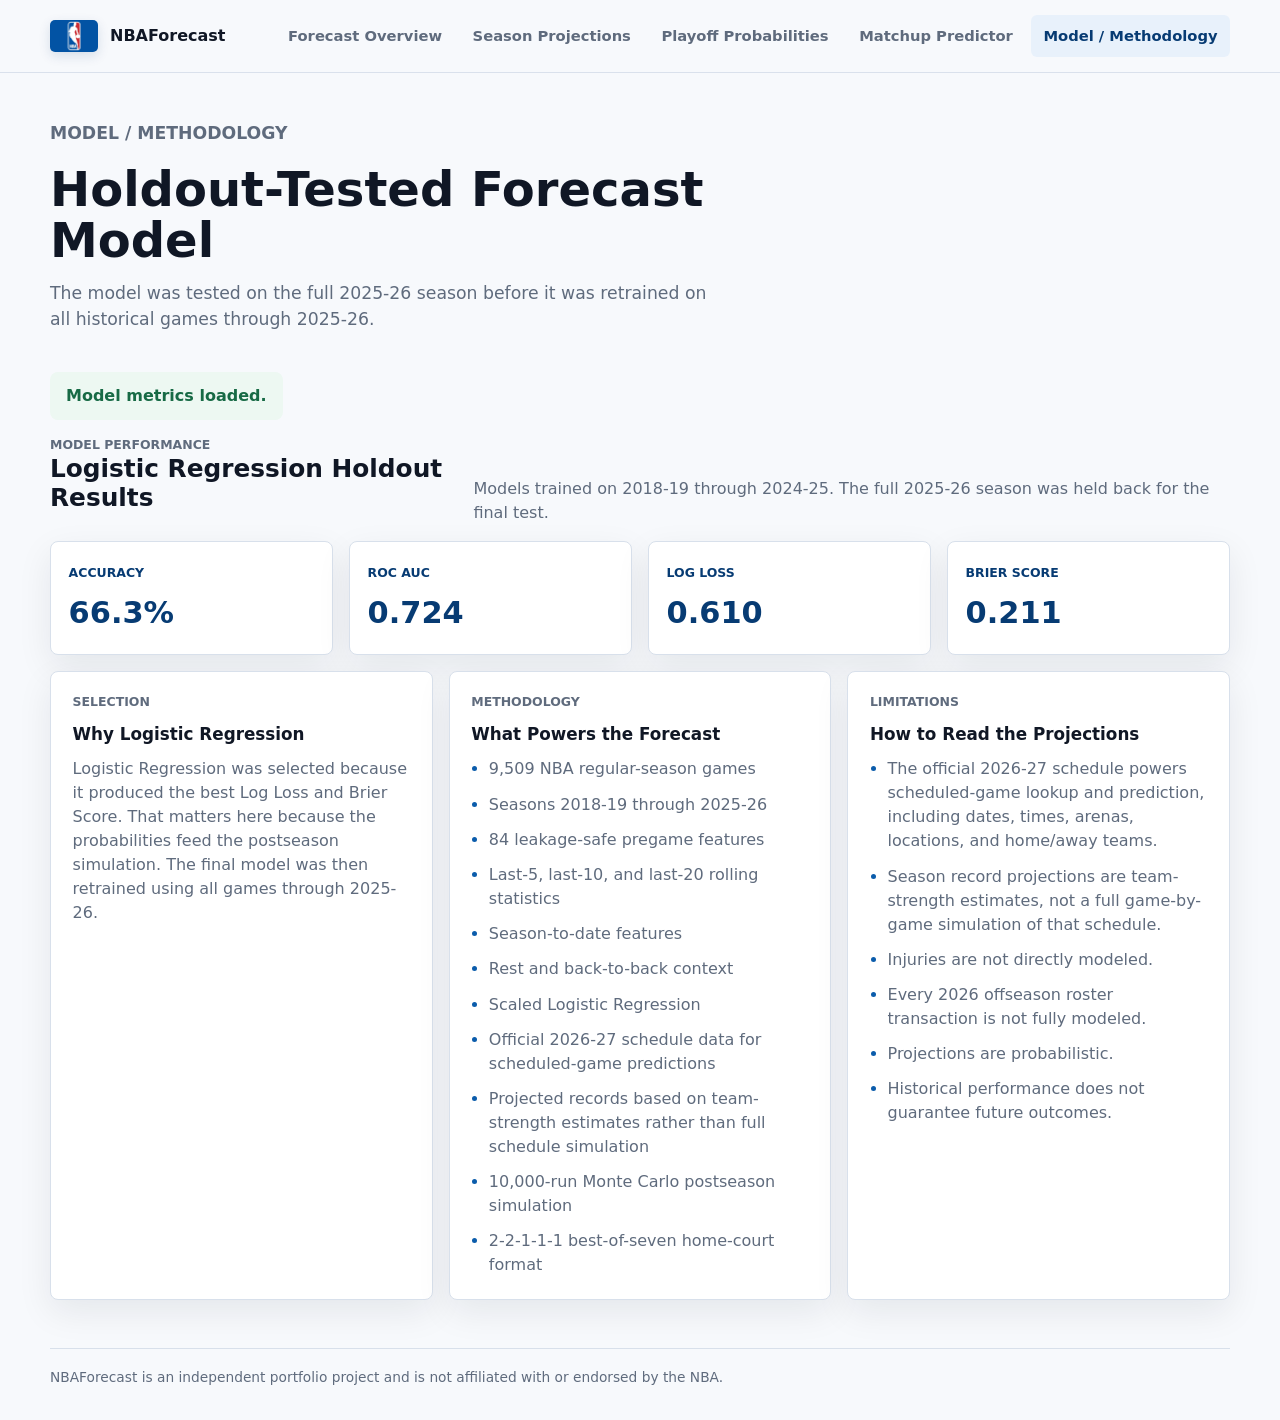
<file: frontend/methodology.html>
<!DOCTYPE html>
<html lang="en">
    <head>
        <meta charset="UTF-8">
        <meta name="viewport" content="width=device-width, initial-scale=1.0">
        <meta
            name="description"
            content="NBAForecast model performance, methodology, and limitations."
        >
        <title>Model / Methodology | NBAForecast</title>
        <link rel="stylesheet" href="style.css">
        <script src="script.js" defer></script>
    </head>
    <body data-page="methodology">
        <a class="skip-link" href="#main-content">Skip to main content</a>

        <header class="site-header">
            <nav class="top-nav" aria-label="Primary navigation">
                <a class="brand" href="index.html">
                    <img class="brand-logo" src="../images/nba-logo.png" alt="" aria-hidden="true">
                    <span>NBAForecast</span>
                </a>
                <div class="nav-links">
                    <a href="index.html">Forecast Overview</a>
                    <a href="season.html">Season Projections</a>
                    <a href="bracket.html">Playoff Probabilities</a>
                    <a href="predict.html">Matchup Predictor</a>
                    <a href="methodology.html" aria-current="page">Model / Methodology</a>
                </div>
            </nav>
        </header>

        <main id="main-content">
            <section class="page-heading" aria-labelledby="page-title">
                <p class="eyebrow">Model / Methodology</p>
                <h1 id="page-title">Holdout-Tested Forecast Model</h1>
                <p>
                    The model was tested on the full 2025-26 season before it was
                    retrained on all historical games through 2025-26.
                </p>
            </section>

            <section class="status-region" aria-live="polite">
                <p id="methodology-status" class="loading-message">Loading model metrics...</p>
            </section>

            <section
                id="methodology-content"
                class="model-section is-hidden"
                aria-labelledby="model-title"
            >
                <div class="section-intro">
                    <div>
                        <p class="eyebrow">Model Performance</p>
                        <h2 id="model-title">Logistic Regression Holdout Results</h2>
                    </div>
                    <p>
                        Models trained on 2018-19 through 2024-25. The full
                        2025-26 season was held back for the final test.
                    </p>
                </div>

                <div id="metric-grid" class="metric-grid" aria-label="Logistic Regression holdout metrics"></div>

                <div class="detail-band">
                    <article class="detail-panel">
                        <p class="eyebrow">Selection</p>
                        <h3>Why Logistic Regression</h3>
                        <p>
                            Logistic Regression was selected because it produced
                            the best Log Loss and Brier Score. That matters here
                            because the probabilities feed the postseason simulation.
                            The final model was then retrained using all games
                            through 2025-26.
                        </p>
                    </article>

                    <article class="detail-panel">
                        <p class="eyebrow">Methodology</p>
                        <h3>What Powers the Forecast</h3>
                        <ul class="detail-list">
                            <li>9,509 NBA regular-season games</li>
                            <li>Seasons 2018-19 through 2025-26</li>
                            <li>84 leakage-safe pregame features</li>
                            <li>Last-5, last-10, and last-20 rolling statistics</li>
                            <li>Season-to-date features</li>
                            <li>Rest and back-to-back context</li>
                            <li>Scaled Logistic Regression</li>
                            <li>Official 2026-27 schedule data for scheduled-game predictions</li>
                            <li>Projected records based on team-strength estimates rather than full schedule simulation</li>
                            <li>10,000-run Monte Carlo postseason simulation</li>
                            <li>2-2-1-1-1 best-of-seven home-court format</li>
                        </ul>
                    </article>

                    <article class="detail-panel">
                        <p class="eyebrow">Limitations</p>
                        <h3>How to Read the Projections</h3>
                        <ul class="detail-list">
                            <li>The official 2026-27 schedule powers scheduled-game lookup and prediction, including dates, times, arenas, locations, and home/away teams.</li>
                            <li>Season record projections are team-strength estimates, not a full game-by-game simulation of that schedule.</li>
                            <li>Injuries are not directly modeled.</li>
                            <li>Every 2026 offseason roster transaction is not fully modeled.</li>
                            <li>Projections are probabilistic.</li>
                            <li>Historical performance does not guarantee future outcomes.</li>
                        </ul>
                    </article>
                </div>
            </section>
        </main>

        <footer class="site-footer">
            <p>NBAForecast is an independent portfolio project and is not affiliated with or endorsed by the NBA.</p>
        </footer>
    </body>
</html>
</file>
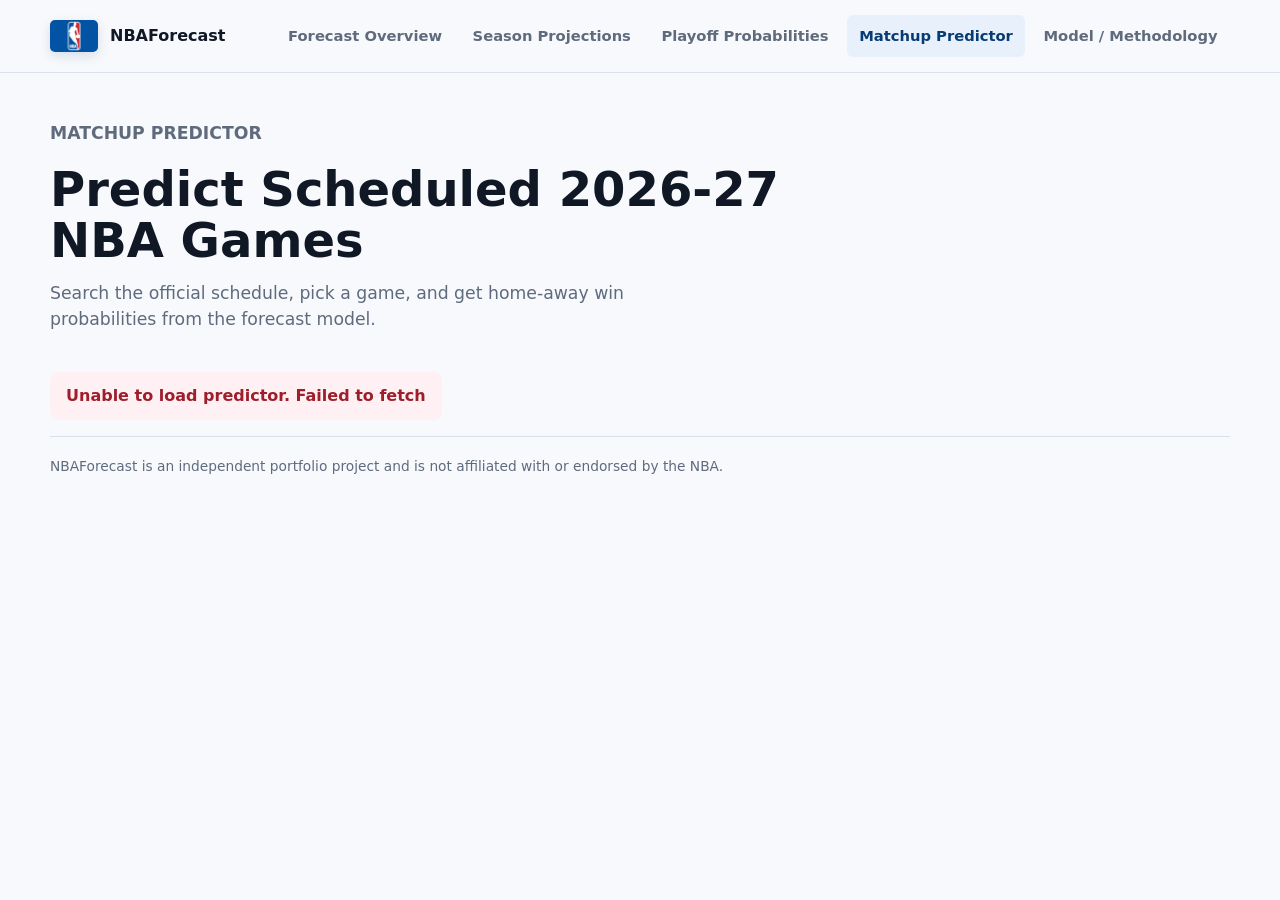
<file: frontend/predict.html>
<!DOCTYPE html>
<html lang="en">
    <head>
        <meta charset="UTF-8">
        <meta name="viewport" content="width=device-width, initial-scale=1.0">
        <meta
            name="description"
            content="NBAForecast scheduled-game and custom matchup predictor."
        >
        <title>Matchup Predictor | NBAForecast</title>
        <link rel="stylesheet" href="style.css">
        <script src="script.js" defer></script>
    </head>
    <body data-page="predictor">
        <a class="skip-link" href="#main-content">Skip to main content</a>

        <header class="site-header">
            <nav class="top-nav" aria-label="Primary navigation">
                <a class="brand" href="index.html">
                    <img class="brand-logo" src="../images/nba-logo.png" alt="" aria-hidden="true">
                    <span>NBAForecast</span>
                </a>
                <div class="nav-links">
                    <a href="index.html">Forecast Overview</a>
                    <a href="season.html">Season Projections</a>
                    <a href="bracket.html">Playoff Probabilities</a>
                    <a href="predict.html" aria-current="page">Matchup Predictor</a>
                    <a href="methodology.html">Model / Methodology</a>
                </div>
            </nav>
        </header>

        <main id="main-content">
            <section class="page-heading" aria-labelledby="page-title">
                <p class="eyebrow">Matchup Predictor</p>
                <h1 id="page-title">Predict Scheduled 2026-27 NBA Games</h1>
                <p>
                    Search the official schedule, pick a game, and get home-away
                    win probabilities from the forecast model.
                </p>
            </section>

            <section class="status-region" aria-live="polite">
                <p id="predictor-status" class="loading-message">Loading predictor...</p>
            </section>

            <section
                id="predictor-content"
                class="predictor-section is-hidden"
                aria-labelledby="predictor-title"
            >
                <div class="predictor-grid scheduled-game-grid">
                    <article class="predictor-panel">
                        <p class="eyebrow">Scheduled Game Prediction</p>
                        <h2 id="predictor-title">Find a Scheduled Game</h2>
                        <form id="game-search-form" class="predictor-form game-search-form">
                            <label for="game-date-filter">Date</label>
                            <input
                                id="game-date-filter"
                                name="date"
                                type="date"
                                min="2026-10-20"
                                max="2027-04-11"
                            >

                            <label for="game-team-filter">Team</label>
                            <select id="game-team-filter" name="team">
                                <option value="">Any team</option>
                            </select>

                            <button id="game-search-button" type="submit">
                                Search Games
                            </button>
                        </form>
                        <p id="game-search-error" class="form-message" role="alert"></p>
                        <p class="predictor-note">
                            Choose a date, a team, or both. Results include the
                            listed tipoff time, arena, and home/away teams from
                            the official schedule.
                        </p>
                    </article>

                    <article class="predictor-panel game-results-panel">
                        <p class="eyebrow">Matching Games</p>
                        <h2 id="game-results-title">Select a Game</h2>
                        <p id="game-results-summary" class="muted-copy">
                            Use the filters to load matching games.
                        </p>
                        <div
                            id="game-list"
                            class="game-list"
                            aria-label="Scheduled games"
                        ></div>
                        <button
                            id="predict-game-button"
                            class="predict-game-button"
                            type="button"
                            disabled
                        >
                            Predict Game
                        </button>
                    </article>
                </div>

                <article
                    id="scheduled-prediction-result"
                    class="prediction-card scheduled-result-card is-hidden"
                    aria-live="polite"
                >
                    <p class="eyebrow">Scheduled Game Prediction</p>
                    <h2 id="scheduled-matchup">--</h2>
                    <div class="game-detail-grid" aria-label="Game details">
                        <div>
                            <span>Date</span>
                            <strong id="scheduled-game-date">--</strong>
                        </div>
                        <div>
                            <span>Tipoff</span>
                            <strong id="scheduled-game-time">--</strong>
                        </div>
                        <div>
                            <span>Location</span>
                            <strong id="scheduled-game-location">--</strong>
                        </div>
                    </div>

                    <div class="prediction-summary">
                        <h3 id="scheduled-prediction-winner">--</h3>
                        <p id="scheduled-prediction-confidence"></p>
                    </div>

                    <div class="matchup-bars">
                        <div class="team-probability-row">
                            <div>
                                <strong id="scheduled-home-result-team">--</strong>
                                <span>Home win probability</span>
                            </div>
                            <span id="scheduled-home-result-probability">--</span>
                            <div class="probability-meter">
                                <span id="scheduled-home-result-bar"></span>
                            </div>
                        </div>

                        <div class="team-probability-row">
                            <div>
                                <strong id="scheduled-away-result-team">--</strong>
                                <span>Away win probability</span>
                            </div>
                            <span id="scheduled-away-result-probability">--</span>
                            <div class="probability-meter">
                                <span id="scheduled-away-result-bar"></span>
                            </div>
                        </div>
                    </div>
                </article>

                <section class="custom-matchup-section" aria-labelledby="custom-title">
                    <div class="section-intro">
                        <div>
                            <p class="eyebrow">Custom Matchup</p>
                            <h2 id="custom-title">Compare any two teams</h2>
                        </div>
                        <p>
                            Curious about a matchup outside the schedule view?
                            Pick any home and away team.
                        </p>
                    </div>

                    <div class="predictor-grid">
                        <article class="predictor-panel">
                            <p class="eyebrow">Team Selection</p>
                            <h3>Set the Matchup</h3>
                            <form id="predictor-form" class="predictor-form">
                                <label for="home-team-select">Home Team</label>
                                <select id="home-team-select" name="home_team" required></select>

                                <label for="away-team-select">Away Team</label>
                                <select id="away-team-select" name="away_team" required></select>

                                <button id="predict-button" type="submit">
                                    Predict Matchup
                                </button>
                            </form>
                            <p id="predictor-error" class="form-message" role="alert"></p>
                            <p class="predictor-note">
                                Predictions use preseason team-strength estimates based
                                on data through the 2025-26 season and do not directly
                                account for injuries or every offseason roster change.
                            </p>
                        </article>

                        <article
                            id="prediction-result"
                            class="prediction-card is-hidden"
                            aria-live="polite"
                        >
                            <p class="eyebrow">Custom Matchup Prediction</p>
                            <h2 id="prediction-winner">--</h2>
                            <p id="prediction-confidence"></p>

                            <div class="matchup-bars">
                                <div class="team-probability-row">
                                    <div>
                                        <strong id="home-result-team">--</strong>
                                        <span>Home win probability</span>
                                    </div>
                                    <span id="home-result-probability">--</span>
                                    <div class="probability-meter">
                                        <span id="home-result-bar"></span>
                                    </div>
                                </div>

                                <div class="team-probability-row">
                                    <div>
                                        <strong id="away-result-team">--</strong>
                                        <span>Away win probability</span>
                                    </div>
                                    <span id="away-result-probability">--</span>
                                    <div class="probability-meter">
                                        <span id="away-result-bar"></span>
                                    </div>
                                </div>
                            </div>
                        </article>
                    </div>
                </section>
            </section>
        </main>

        <footer class="site-footer">
            <p>NBAForecast is an independent portfolio project and is not affiliated with or endorsed by the NBA.</p>
        </footer>
    </body>
</html>
</file>
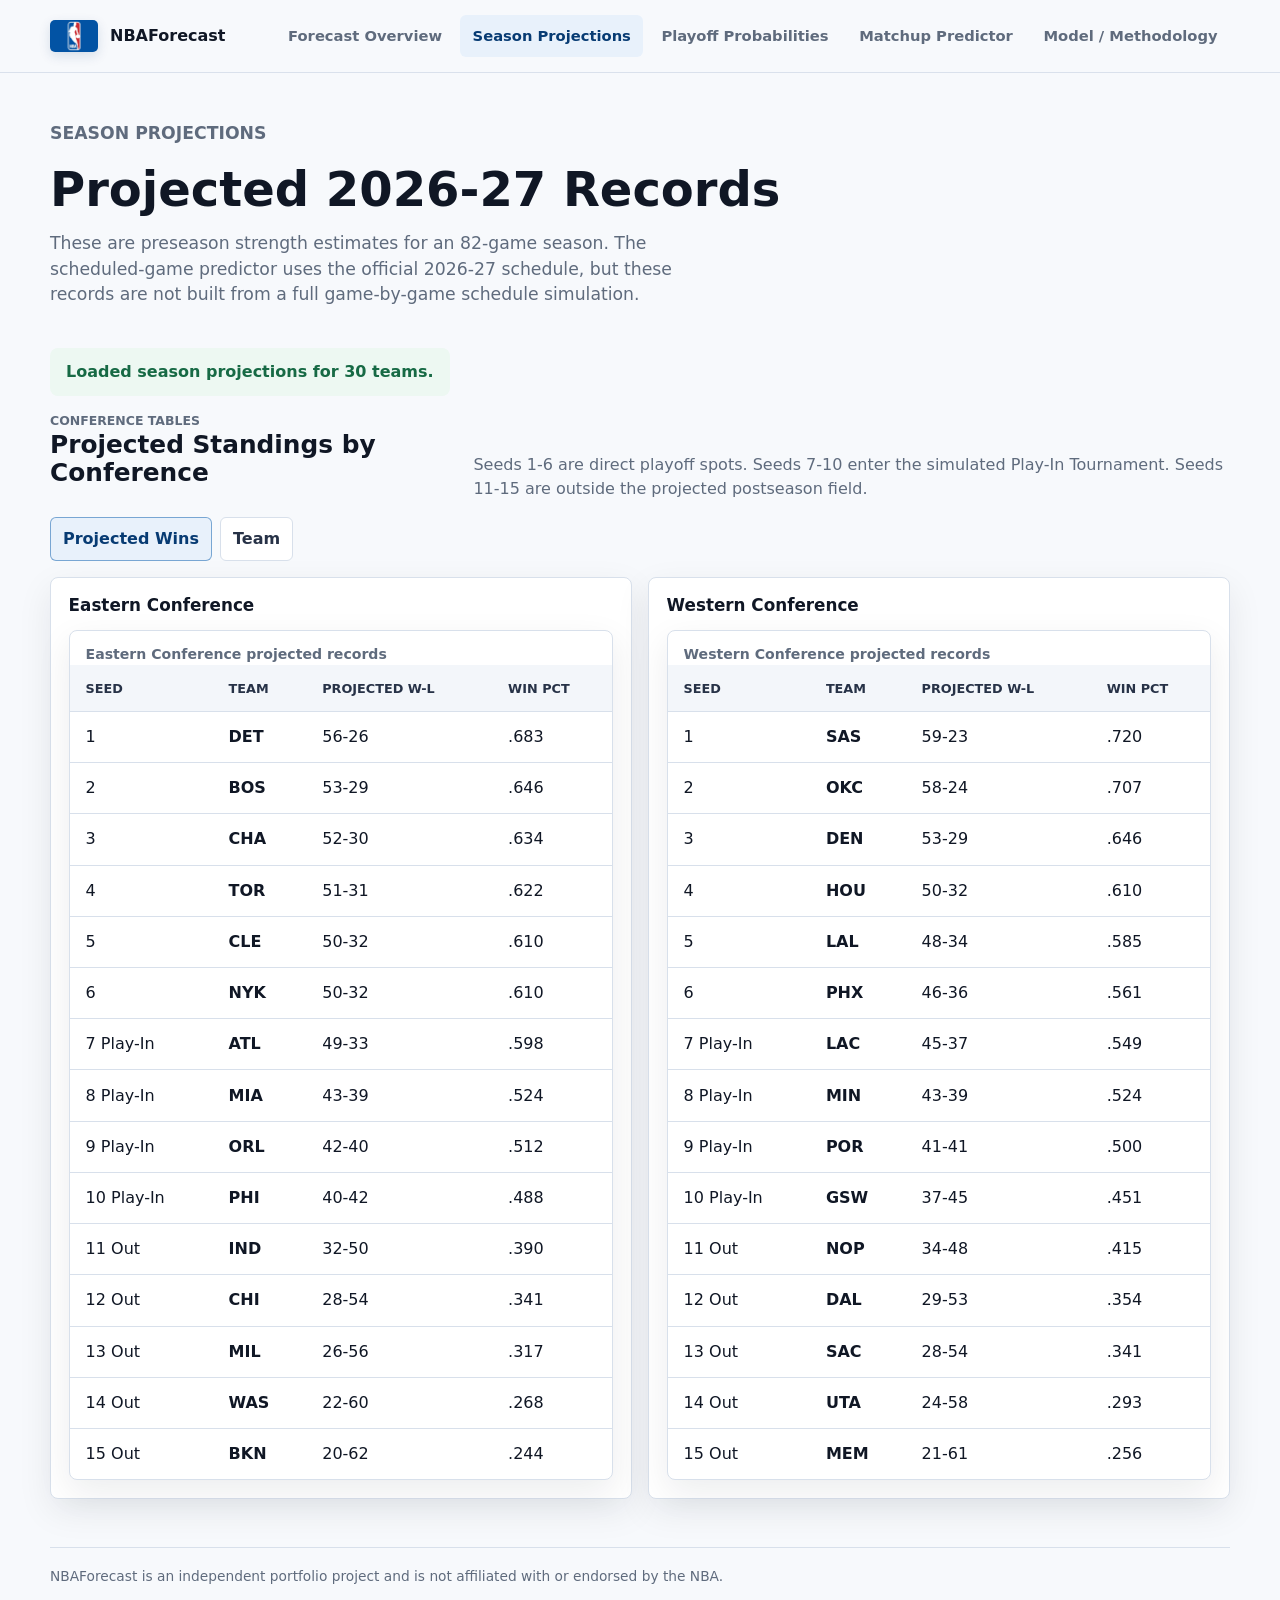
<file: frontend/season.html>
<!DOCTYPE html>
<html lang="en">
    <head>
        <meta charset="UTF-8">
        <meta name="viewport" content="width=device-width, initial-scale=1.0">
        <meta
            name="description"
            content="NBAForecast projected 2026-27 regular-season records by conference."
        >
        <title>Season Projections | NBAForecast</title>
        <link rel="stylesheet" href="style.css">
        <script src="script.js" defer></script>
    </head>
    <body data-page="season">
        <a class="skip-link" href="#main-content">Skip to main content</a>

        <header class="site-header">
            <nav class="top-nav" aria-label="Primary navigation">
                <a class="brand" href="index.html">
                    <img class="brand-logo" src="../images/nba-logo.png" alt="" aria-hidden="true">
                    <span>NBAForecast</span>
                </a>
                <div class="nav-links">
                    <a href="index.html">Forecast Overview</a>
                    <a href="season.html" aria-current="page">Season Projections</a>
                    <a href="bracket.html">Playoff Probabilities</a>
                    <a href="predict.html">Matchup Predictor</a>
                    <a href="methodology.html">Model / Methodology</a>
                </div>
            </nav>
        </header>

        <main id="main-content">
            <section class="page-heading" aria-labelledby="page-title">
                <p class="eyebrow">Season Projections</p>
                <h1 id="page-title">Projected 2026-27 Records</h1>
                <p>
                    These are preseason strength estimates for an 82-game season.
                    The scheduled-game predictor uses the official 2026-27 schedule,
                    but these records are not built from a full game-by-game schedule simulation.
                </p>
            </section>

            <section class="status-region" aria-live="polite">
                <p id="season-status" class="loading-message">Loading season projections...</p>
            </section>

            <section
                id="season-content"
                class="table-section is-hidden"
                aria-labelledby="season-table-title"
            >
                <div class="section-intro">
                    <div>
                        <p class="eyebrow">Conference Tables</p>
                        <h2 id="season-table-title">Projected Standings by Conference</h2>
                    </div>
                    <p>
                        Seeds 1-6 are direct playoff spots. Seeds 7-10 enter the
                        simulated Play-In Tournament. Seeds 11-15 are outside the
                        projected postseason field.
                    </p>
                </div>

                <div class="table-controls" aria-label="Season table sorting">
                    <button type="button" data-season-sort="wins" aria-pressed="true">
                        Projected Wins
                    </button>
                    <button type="button" data-season-sort="team" aria-pressed="false">
                        Team
                    </button>
                </div>

                <div class="conference-table-grid season-grid">
                    <article class="conference-table-card">
                        <h3>Eastern Conference</h3>
                        <div class="table-wrap season-table">
                            <table>
                                <caption>Eastern Conference projected records</caption>
                                <thead>
                                    <tr>
                                        <th scope="col">Seed</th>
                                        <th scope="col">Team</th>
                                        <th scope="col">Projected W-L</th>
                                        <th scope="col">Win Pct</th>
                                    </tr>
                                </thead>
                                <tbody id="season-eastern-body"></tbody>
                            </table>
                        </div>
                    </article>

                    <article class="conference-table-card">
                        <h3>Western Conference</h3>
                        <div class="table-wrap season-table">
                            <table>
                                <caption>Western Conference projected records</caption>
                                <thead>
                                    <tr>
                                        <th scope="col">Seed</th>
                                        <th scope="col">Team</th>
                                        <th scope="col">Projected W-L</th>
                                        <th scope="col">Win Pct</th>
                                    </tr>
                                </thead>
                                <tbody id="season-western-body"></tbody>
                            </table>
                        </div>
                    </article>
                </div>
            </section>
        </main>

        <footer class="site-footer">
            <p>NBAForecast is an independent portfolio project and is not affiliated with or endorsed by the NBA.</p>
        </footer>
    </body>
</html>
</file>
<file: docs/style.css>
:root {
    --ink: #101725;
    --ink-soft: #273247;
    --paper: #f7f9fc;
    --panel: #ffffff;
    --line: #d8e0eb;
    --muted: #5f6b7d;
    --blue: #0b5cab;
    --blue-dark: #073b73;
    --blue-soft: #e8f1fb;
    --red: #c82435;
    --red-soft: #fff1f3;
    --gold: #a87516;
    --green: #217a53;
    --orange: #c95f21;
    --shadow: 0 18px 44px rgba(10, 22, 42, 0.1);
}

* {
    box-sizing: border-box;
}

html {
    scroll-behavior: smooth;
    scroll-padding-top: 92px;
}

body {
    margin: 0;
    min-width: 320px;
    background: var(--paper);
    color: var(--ink);
    font-family:
        Inter, ui-sans-serif, system-ui, -apple-system, BlinkMacSystemFont,
        "Segoe UI", sans-serif;
    line-height: 1.5;
}

a {
    color: inherit;
}

button {
    font: inherit;
}

button:disabled {
    cursor: not-allowed;
    opacity: 0.58;
}

.skip-link {
    position: absolute;
    left: 1rem;
    top: 1rem;
    z-index: 5;
    transform: translateY(-180%);
    border-radius: 6px;
    background: var(--ink);
    color: #ffffff;
    padding: 0.65rem 0.9rem;
    text-decoration: none;
}

.skip-link:focus {
    transform: translateY(0);
}

.site-header {
    position: sticky;
    top: 0;
    z-index: 3;
    border-bottom: 1px solid rgba(216, 224, 235, 0.95);
    background: rgba(247, 249, 252, 0.96);
    backdrop-filter: blur(14px);
}

.top-nav {
    display: flex;
    align-items: center;
    justify-content: space-between;
    gap: 1rem;
    width: min(1180px, calc(100% - 2rem));
    min-height: 72px;
    margin: 0 auto;
}

.brand,
.nav-links {
    display: flex;
    align-items: center;
}

.brand {
    flex: 0 0 auto;
    gap: 0.75rem;
    color: var(--ink);
    font-weight: 800;
    letter-spacing: 0;
    text-decoration: none;
}

.brand-logo {
    display: block;
    flex: 0 0 auto;
    width: 48px;
    height: 32px;
    border-radius: 5px;
    background: var(--blue-dark);
    box-shadow: 0 4px 12px rgba(7, 59, 115, 0.14);
    object-fit: cover;
    object-position: center;
}

.nav-links {
    flex-wrap: wrap;
    justify-content: flex-end;
    gap: 0.35rem;
}

.nav-links a {
    border-radius: 6px;
    color: var(--muted);
    font-size: 0.92rem;
    font-weight: 700;
    padding: 0.65rem 0.78rem;
    text-decoration: none;
}

.nav-links a:hover,
.nav-links a:focus-visible,
.nav-links a[aria-current="page"] {
    background: var(--blue-soft);
    color: var(--blue-dark);
}

main {
    width: 100%;
}

.hero-band,
.page-heading,
.dashboard-grid,
.insight-band,
.table-section,
.model-section,
.playoff-leaders,
.overview-links,
.status-region {
    width: min(1180px, calc(100% - 2rem));
    margin-right: auto;
    margin-left: auto;
}

.hero-band {
    display: grid;
    grid-template-columns: minmax(0, 1.05fr) minmax(320px, 0.95fr);
    gap: 2rem;
    align-items: center;
    min-height: 420px;
    padding: 3rem 0 2.5rem;
}

.hero-copy {
    max-width: 720px;
}

.eyebrow,
.card-label,
.mini-label,
.rank-label {
    color: var(--blue-dark);
    font-size: 0.78rem;
    font-weight: 800;
    letter-spacing: 0;
    text-transform: uppercase;
}

h1,
h2,
h3,
p {
    margin-top: 0;
}

h1 {
    max-width: 760px;
    margin-bottom: 1rem;
    font-size: 3rem;
    line-height: 1.05;
}

h2 {
    margin-bottom: 0.8rem;
    font-size: 1.55rem;
    line-height: 1.16;
}

h3 {
    margin-bottom: 0.75rem;
    font-size: 1.05rem;
    line-height: 1.25;
}

.hero-copy p:last-child,
.page-heading p,
.section-intro p,
.insight-band p,
.detail-panel p {
    color: var(--muted);
}

.hero-copy p:last-child,
.page-heading p {
    max-width: 680px;
    font-size: 1.08rem;
}

.court-visual {
    position: relative;
    min-height: 280px;
    overflow: hidden;
    border: 1px solid #d6ba85;
    border-radius: 8px;
    background:
        linear-gradient(90deg, rgba(255, 255, 255, 0.38) 0 1px, transparent 1px 100%),
        linear-gradient(0deg, rgba(255, 255, 255, 0.25) 0 1px, transparent 1px 100%),
        #d3a157;
    background-size: 44px 44px, 44px 44px, auto;
    box-shadow: var(--shadow);
}

.court-visual::before,
.court-visual::after,
.court-line {
    position: absolute;
    display: block;
    border-color: rgba(255, 255, 255, 0.86);
}

.court-visual::before,
.court-visual::after {
    content: "";
    top: 50%;
    width: 66px;
    height: 66px;
    border: 4px solid rgba(255, 255, 255, 0.88);
    border-radius: 999px;
    transform: translateY(-50%);
}

.court-visual::before {
    left: 42px;
}

.court-visual::after {
    right: 42px;
}

.court-line.center {
    inset: 0 50% 0 auto;
    border-left: 4px solid rgba(255, 255, 255, 0.86);
}

.court-line.lane {
    top: 50%;
    width: 110px;
    height: 136px;
    border: 4px solid rgba(255, 255, 255, 0.86);
    transform: translateY(-50%);
}

.court-line.lane.left {
    left: 0;
    border-left: 0;
}

.court-line.lane.right {
    right: 0;
    border-right: 0;
}

.court-line.arc {
    top: 50%;
    width: 172px;
    height: 172px;
    border: 4px solid rgba(255, 255, 255, 0.86);
    border-radius: 999px;
    transform: translateY(-50%);
}

.court-line.arc.left {
    left: -86px;
}

.court-line.arc.right {
    right: -86px;
}

.page-heading {
    padding: 3rem 0 1.4rem;
}

.status-region {
    min-height: 64px;
}

.loading-message,
.error-message,
.success-message {
    display: flex;
    align-items: center;
    gap: 0.65rem;
    width: fit-content;
    max-width: 100%;
    min-height: 44px;
    border-radius: 8px;
    padding: 0.75rem 1rem;
    font-weight: 700;
}

.loading-message {
    background: var(--blue-soft);
    color: var(--blue-dark);
}

.loading-message::before {
    content: "";
    width: 0.72rem;
    height: 0.72rem;
    border: 3px solid rgba(11, 92, 171, 0.24);
    border-top-color: var(--blue);
    border-radius: 999px;
    animation: spin 0.8s linear infinite;
}

.error-message {
    background: var(--red-soft);
    color: #9e1f2b;
}

.success-message {
    background: #edf8f2;
    color: #176a45;
}

.dashboard-grid {
    display: grid;
    grid-template-columns: repeat(3, minmax(0, 1fr));
    gap: 1rem;
    padding-bottom: 1.5rem;
}

.feature-card,
.contender-card,
.metric-card,
.standings-grid article,
.conference-table-card,
.link-card,
.detail-panel {
    border: 1px solid var(--line);
    border-radius: 8px;
    background: var(--panel);
    box-shadow: 0 12px 35px rgba(18, 24, 38, 0.08);
}

.feature-card {
    min-height: 220px;
    padding: 1.35rem;
}

.feature-card p {
    color: var(--muted);
}

.feature-card h2,
.contender-card h3 {
    overflow-wrap: anywhere;
}

.champion-card {
    grid-column: span 2;
    min-height: 300px;
    border-top: 6px solid var(--blue);
}

.champion-card h2 {
    margin-bottom: 0.4rem;
    font-size: 3.1rem;
}

.finals-card {
    border-top: 6px solid var(--red);
}

.metric-row {
    display: flex;
    align-items: end;
    justify-content: space-between;
    gap: 1rem;
    margin-top: 2rem;
    border-top: 1px solid var(--line);
    padding-top: 1rem;
}

.metric-row.compact {
    margin-top: 1.25rem;
}

.metric-row span {
    color: var(--muted);
    font-size: 0.9rem;
    font-weight: 700;
}

.metric-row strong {
    color: var(--blue-dark);
    font-size: 2rem;
}

.insight-band {
    display: grid;
    grid-template-columns: minmax(240px, 0.62fr) minmax(0, 1.38fr);
    gap: 1rem;
    align-items: start;
    padding: 1rem 0 3rem;
}

.contender-grid {
    display: grid;
    grid-template-columns: repeat(4, minmax(0, 1fr));
    gap: 1rem;
}

.contender-grid.large {
    grid-template-columns: repeat(6, minmax(0, 1fr));
}

.contender-card {
    display: grid;
    gap: 0.55rem;
    align-content: start;
    min-height: 190px;
    padding: 1rem;
}

.contender-card h3 {
    margin-bottom: 0;
    font-size: 1.65rem;
}

.contender-card p {
    margin-bottom: 0;
    color: var(--muted);
    font-weight: 700;
}

.probability-value {
    color: var(--blue-dark);
    font-size: 1.45rem;
}

.probability-meter,
.mini-meter {
    overflow: hidden;
    border-radius: 999px;
    background: #e6ecf4;
}

.probability-meter {
    height: 12px;
}

.mini-meter {
    min-width: 84px;
    height: 8px;
}

.probability-meter span,
.mini-meter span {
    display: block;
    width: var(--probability, 0%);
    height: 100%;
    border-radius: inherit;
    background: linear-gradient(90deg, var(--blue), var(--green));
}

.table-section,
.model-section,
.playoff-leaders,
.overview-links {
    padding: 0 0 3rem;
}

.section-intro {
    display: grid;
    grid-template-columns: minmax(240px, 0.7fr) minmax(0, 1.3fr);
    gap: 1rem;
    align-items: end;
    margin-bottom: 1rem;
}

.section-intro p {
    margin-bottom: 0;
}

.table-controls {
    display: flex;
    flex-wrap: wrap;
    gap: 0.5rem;
    margin-bottom: 1rem;
}

.table-controls button {
    border: 1px solid var(--line);
    border-radius: 6px;
    background: #ffffff;
    color: var(--ink-soft);
    cursor: pointer;
    font-weight: 800;
    padding: 0.55rem 0.75rem;
}

.table-controls button:hover,
.table-controls button:focus-visible,
.table-controls button[aria-pressed="true"] {
    border-color: rgba(11, 92, 171, 0.5);
    background: var(--blue-soft);
    color: var(--blue-dark);
}

.standings-grid {
    display: grid;
    grid-template-columns: repeat(2, minmax(0, 1fr));
    gap: 1rem;
    margin-bottom: 1rem;
}

.standings-grid article {
    padding: 1.1rem;
}

.standings-grid h3 {
    margin-bottom: 0.85rem;
}

.seed-list {
    display: grid;
    gap: 0.45rem;
    margin: 0;
    padding-left: 1.35rem;
}

.seed-list li {
    padding-left: 0.2rem;
}

.seed-list li::marker {
    color: var(--blue-dark);
    font-weight: 900;
}

.seed-list strong {
    margin-right: 0.6rem;
}

.seed-list span {
    color: var(--muted);
    font-weight: 700;
}

.link-card-grid {
    display: grid;
    grid-template-columns: repeat(4, minmax(0, 1fr));
    gap: 1rem;
}

.link-card {
    display: grid;
    gap: 0.55rem;
    min-height: 180px;
    padding: 1.2rem;
    text-decoration: none;
}

.link-card:hover,
.link-card:focus-visible {
    border-color: rgba(11, 92, 171, 0.5);
    transform: translateY(-1px);
}

.link-card strong {
    color: var(--ink);
    font-size: 1.35rem;
}

.link-card p {
    margin-bottom: 0;
    color: var(--muted);
}

.predictor-section {
    width: min(1180px, calc(100% - 2rem));
    margin: 0 auto;
    padding: 0 0 3rem;
}

.predictor-grid {
    display: grid;
    grid-template-columns: minmax(280px, 0.74fr) minmax(0, 1.26fr);
    gap: 1rem;
    align-items: stretch;
}

.predictor-panel,
.prediction-card {
    border: 1px solid var(--line);
    border-radius: 8px;
    background: var(--panel);
    box-shadow: 0 12px 35px rgba(18, 24, 38, 0.08);
    padding: 1.35rem;
}

.predictor-form {
    display: grid;
    gap: 0.7rem;
}

.predictor-form label {
    color: var(--ink-soft);
    font-size: 0.82rem;
    font-weight: 900;
    text-transform: uppercase;
}

.predictor-form input,
.predictor-form select {
    width: 100%;
    border: 1px solid var(--line);
    border-radius: 6px;
    background: #ffffff;
    color: var(--ink);
    font: inherit;
    font-weight: 800;
    min-height: 46px;
    padding: 0.55rem 0.75rem;
}

.predictor-form input {
    font-weight: 700;
}

.predictor-form button {
    min-height: 48px;
    margin-top: 0.35rem;
    border: 1px solid var(--blue);
    border-radius: 6px;
    background: var(--blue);
    color: #ffffff;
    cursor: pointer;
    font-weight: 900;
}

.predictor-form button:hover,
.predictor-form button:focus-visible {
    background: var(--blue-dark);
}

.predictor-form button:disabled {
    background: #8ba7ca;
    border-color: #8ba7ca;
}

.form-message {
    min-height: 1.5rem;
    margin: 0.85rem 0 0;
    color: #9e1f2b;
    font-weight: 800;
}

.predictor-note {
    margin: 1rem 0 0;
    color: var(--muted);
}

.muted-copy {
    color: var(--muted);
}

.game-results-panel {
    display: grid;
    align-content: start;
}

.game-list {
    display: grid;
    gap: 0.65rem;
    max-height: 460px;
    overflow-y: auto;
    padding-right: 0.2rem;
}

.empty-state {
    margin: 0;
    border: 1px dashed var(--line);
    border-radius: 8px;
    color: var(--muted);
    font-weight: 800;
    padding: 1rem;
}

.game-option {
    display: grid;
    gap: 0.25rem;
    width: 100%;
    border: 1px solid var(--line);
    border-radius: 8px;
    background: #ffffff;
    color: var(--ink);
    cursor: pointer;
    padding: 0.9rem 1rem;
    text-align: left;
}

.game-option:hover,
.game-option:focus-visible,
.game-option.is-selected {
    border-color: rgba(11, 92, 171, 0.55);
    background: #f3f7fc;
}

.game-option.is-selected {
    box-shadow: inset 4px 0 0 var(--blue);
}

.game-option strong {
    font-size: 1.18rem;
}

.game-option span {
    color: var(--muted);
    font-weight: 800;
}

.game-option-meta {
    color: var(--blue-dark) !important;
    font-size: 0.82rem;
    text-transform: uppercase;
}

.predict-game-button {
    min-height: 48px;
    margin-top: 1rem;
    border: 1px solid var(--blue);
    border-radius: 6px;
    background: var(--blue);
    color: #ffffff;
    cursor: pointer;
    font-weight: 900;
}

.predict-game-button:hover,
.predict-game-button:focus-visible {
    background: var(--blue-dark);
}

.predict-game-button:disabled {
    background: #8ba7ca;
    border-color: #8ba7ca;
}

.scheduled-result-card,
.custom-matchup-section {
    margin-top: 1rem;
}

.scheduled-result-card {
    display: grid;
    gap: 1rem;
}

.game-detail-grid {
    display: grid;
    grid-template-columns: repeat(3, minmax(0, 1fr));
    gap: 0.75rem;
    margin-top: 0.25rem;
}

.game-detail-grid div {
    border: 1px solid var(--line);
    border-radius: 8px;
    background: #f8fafc;
    padding: 0.85rem;
}

.game-detail-grid span {
    display: block;
    color: var(--muted);
    font-size: 0.78rem;
    font-weight: 900;
    text-transform: uppercase;
}

.game-detail-grid strong {
    display: block;
    margin-top: 0.25rem;
}

.prediction-summary {
    border-top: 1px solid var(--line);
    padding-top: 1rem;
}

.prediction-summary h3 {
    margin-bottom: 0.25rem;
    font-size: 1.55rem;
}

.prediction-summary p {
    margin-bottom: 0;
    color: var(--muted);
    font-weight: 800;
}

.prediction-card {
    border-top: 6px solid var(--blue);
}

.prediction-card h2 {
    margin-bottom: 0.3rem;
    font-size: 2.4rem;
}

.prediction-card > p:not(.eyebrow) {
    color: var(--muted);
    font-weight: 800;
}

.matchup-bars {
    display: grid;
    gap: 1.1rem;
    margin-top: 1.6rem;
}

.team-probability-row {
    display: grid;
    grid-template-columns: minmax(110px, 1fr) auto;
    gap: 0.75rem 1rem;
    align-items: center;
    border-top: 1px solid var(--line);
    padding-top: 1rem;
}

.team-probability-row div:first-child {
    display: grid;
    gap: 0.15rem;
}

.team-probability-row strong {
    font-size: 1.35rem;
}

.team-probability-row span {
    color: var(--muted);
    font-weight: 800;
}

.team-probability-row > span {
    color: var(--blue-dark);
    font-size: 1.35rem;
}

.team-probability-row .probability-meter {
    grid-column: 1 / -1;
}

.conference-table-grid {
    display: grid;
    grid-template-columns: repeat(2, minmax(0, 1fr));
    gap: 1rem;
    align-items: start;
}

.conference-table-card {
    display: grid;
    gap: 0.85rem;
    min-width: 0;
    padding: 1.1rem;
}

.conference-table-card h3 {
    margin-bottom: 0;
}

.table-wrap {
    overflow-x: auto;
    border: 1px solid var(--line);
    border-radius: 8px;
    background: var(--panel);
    box-shadow: 0 12px 35px rgba(18, 24, 38, 0.08);
}

table {
    width: 100%;
    min-width: 0;
    border-collapse: collapse;
}

.season-table table {
    min-width: 440px;
}

.playoff-table table {
    min-width: 760px;
}

caption {
    padding: 0.85rem 1rem 0;
    color: var(--muted);
    font-size: 0.88rem;
    font-weight: 700;
    text-align: left;
}

th,
td {
    border-bottom: 1px solid var(--line);
    padding: 0.82rem 1rem;
    text-align: left;
    vertical-align: middle;
}

.playoff-table th,
.playoff-table td {
    padding: 0.72rem 0.65rem;
}

.playoff-table thead th {
    font-size: 0.72rem;
}

thead th {
    background: #f3f6fa;
    color: var(--ink-soft);
    font-size: 0.8rem;
    font-weight: 900;
    text-transform: uppercase;
}

tbody th {
    font-size: 1rem;
}

tbody tr:last-child th,
tbody tr:last-child td {
    border-bottom: 0;
}

tbody tr:hover {
    background: #f9fbfd;
}

.championship-cell {
    display: grid;
    grid-template-columns: minmax(52px, auto) minmax(72px, 1fr);
    gap: 0.55rem;
    align-items: center;
}

.championship-cell span:first-child {
    font-weight: 900;
}

.metric-grid {
    display: grid;
    grid-template-columns: repeat(4, minmax(0, 1fr));
    gap: 1rem;
    margin-bottom: 1rem;
}

.metric-card {
    padding: 1.1rem;
}

.metric-card strong {
    display: block;
    margin-top: 0.4rem;
    color: var(--blue-dark);
    font-size: 1.9rem;
}

.detail-band {
    display: grid;
    grid-template-columns: repeat(3, minmax(0, 1fr));
    gap: 1rem;
}

.detail-panel {
    padding: 1.35rem;
}

.detail-list {
    display: grid;
    gap: 0.7rem;
    margin: 0;
    padding-left: 1.1rem;
    color: var(--muted);
}

.detail-list li::marker {
    color: var(--blue);
}

.is-hidden {
    display: none !important;
}

.site-footer {
    width: min(1180px, calc(100% - 2rem));
    margin: 0 auto;
    border-top: 1px solid var(--line);
    color: var(--muted);
    font-size: 0.86rem;
    line-height: 1.45;
    padding: 1.2rem 0 2rem;
}

.site-footer p {
    margin: 0;
}

:focus-visible {
    outline: 3px solid rgba(11, 92, 171, 0.35);
    outline-offset: 3px;
}

@keyframes spin {
    to {
        transform: rotate(360deg);
    }
}

@media (prefers-reduced-motion: reduce) {
    html {
        scroll-behavior: auto;
    }

    .loading-message::before {
        animation: none;
    }
}

@media (max-width: 1080px) {
    .contender-grid.large {
        grid-template-columns: repeat(3, minmax(0, 1fr));
    }

    .metric-grid {
        grid-template-columns: repeat(2, minmax(0, 1fr));
    }

    .playoff-grid {
        grid-template-columns: 1fr;
    }
}

@media (max-width: 920px) {
    .hero-band,
    .insight-band,
    .section-intro,
    .predictor-grid,
    .standings-grid,
    .conference-table-grid,
    .link-card-grid,
    .detail-band {
        grid-template-columns: 1fr;
    }

    .hero-band {
        min-height: auto;
        padding-top: 2.2rem;
    }

    .dashboard-grid {
        grid-template-columns: repeat(2, minmax(0, 1fr));
    }

    .champion-card {
        grid-column: 1 / -1;
    }

    .contender-grid {
        grid-template-columns: repeat(2, minmax(0, 1fr));
    }
}

@media (max-width: 720px) {
    .top-nav {
        align-items: flex-start;
        flex-direction: column;
        padding: 0.85rem 0;
    }

    .nav-links {
        justify-content: stretch;
        width: 100%;
    }

    .nav-links a {
        flex: 1 1 calc(50% - 0.35rem);
        text-align: center;
    }

    h1 {
        font-size: 2.25rem;
    }

    .hero-copy p:last-child,
    .page-heading p {
        font-size: 1rem;
    }

    .court-visual {
        min-height: 220px;
    }

    .dashboard-grid,
    .contender-grid,
    .contender-grid.large,
    .game-detail-grid,
    .link-card-grid,
    .metric-grid {
        grid-template-columns: 1fr;
    }

    .champion-card h2 {
        font-size: 2.4rem;
    }

    .metric-row {
        align-items: flex-start;
        flex-direction: column;
    }
}
</file>
<file: frontend/style.css>
:root {
    --ink: #101725;
    --ink-soft: #273247;
    --paper: #f7f9fc;
    --panel: #ffffff;
    --line: #d8e0eb;
    --muted: #5f6b7d;
    --blue: #0b5cab;
    --blue-dark: #073b73;
    --blue-soft: #e8f1fb;
    --red: #c82435;
    --red-soft: #fff1f3;
    --gold: #a87516;
    --green: #217a53;
    --orange: #c95f21;
    --shadow: 0 18px 44px rgba(10, 22, 42, 0.1);
}

* {
    box-sizing: border-box;
}

html {
    scroll-behavior: smooth;
    scroll-padding-top: 92px;
}

body {
    margin: 0;
    min-width: 320px;
    background: var(--paper);
    color: var(--ink);
    font-family:
        Inter, ui-sans-serif, system-ui, -apple-system, BlinkMacSystemFont,
        "Segoe UI", sans-serif;
    line-height: 1.5;
}

a {
    color: inherit;
}

button {
    font: inherit;
}

button:disabled {
    cursor: not-allowed;
    opacity: 0.58;
}

.skip-link {
    position: absolute;
    left: 1rem;
    top: 1rem;
    z-index: 5;
    transform: translateY(-180%);
    border-radius: 6px;
    background: var(--ink);
    color: #ffffff;
    padding: 0.65rem 0.9rem;
    text-decoration: none;
}

.skip-link:focus {
    transform: translateY(0);
}

.site-header {
    position: sticky;
    top: 0;
    z-index: 3;
    border-bottom: 1px solid rgba(216, 224, 235, 0.95);
    background: rgba(247, 249, 252, 0.96);
    backdrop-filter: blur(14px);
}

.top-nav {
    display: flex;
    align-items: center;
    justify-content: space-between;
    gap: 1rem;
    width: min(1180px, calc(100% - 2rem));
    min-height: 72px;
    margin: 0 auto;
}

.brand,
.nav-links {
    display: flex;
    align-items: center;
}

.brand {
    flex: 0 0 auto;
    gap: 0.75rem;
    color: var(--ink);
    font-weight: 800;
    letter-spacing: 0;
    text-decoration: none;
}

.brand-logo {
    display: block;
    flex: 0 0 auto;
    width: 48px;
    height: 32px;
    border-radius: 5px;
    background: var(--blue-dark);
    box-shadow: 0 4px 12px rgba(7, 59, 115, 0.14);
    object-fit: cover;
    object-position: center;
}

.nav-links {
    flex-wrap: wrap;
    justify-content: flex-end;
    gap: 0.35rem;
}

.nav-links a {
    border-radius: 6px;
    color: var(--muted);
    font-size: 0.92rem;
    font-weight: 700;
    padding: 0.65rem 0.78rem;
    text-decoration: none;
}

.nav-links a:hover,
.nav-links a:focus-visible,
.nav-links a[aria-current="page"] {
    background: var(--blue-soft);
    color: var(--blue-dark);
}

main {
    width: 100%;
}

.hero-band,
.page-heading,
.dashboard-grid,
.insight-band,
.table-section,
.model-section,
.playoff-leaders,
.overview-links,
.status-region {
    width: min(1180px, calc(100% - 2rem));
    margin-right: auto;
    margin-left: auto;
}

.hero-band {
    display: grid;
    grid-template-columns: minmax(0, 1.05fr) minmax(320px, 0.95fr);
    gap: 2rem;
    align-items: center;
    min-height: 420px;
    padding: 3rem 0 2.5rem;
}

.hero-copy {
    max-width: 720px;
}

.eyebrow,
.card-label,
.mini-label,
.rank-label {
    color: var(--blue-dark);
    font-size: 0.78rem;
    font-weight: 800;
    letter-spacing: 0;
    text-transform: uppercase;
}

h1,
h2,
h3,
p {
    margin-top: 0;
}

h1 {
    max-width: 760px;
    margin-bottom: 1rem;
    font-size: 3rem;
    line-height: 1.05;
}

h2 {
    margin-bottom: 0.8rem;
    font-size: 1.55rem;
    line-height: 1.16;
}

h3 {
    margin-bottom: 0.75rem;
    font-size: 1.05rem;
    line-height: 1.25;
}

.hero-copy p:last-child,
.page-heading p,
.section-intro p,
.insight-band p,
.detail-panel p {
    color: var(--muted);
}

.hero-copy p:last-child,
.page-heading p {
    max-width: 680px;
    font-size: 1.08rem;
}

.court-visual {
    position: relative;
    min-height: 280px;
    overflow: hidden;
    border: 1px solid #d6ba85;
    border-radius: 8px;
    background:
        linear-gradient(90deg, rgba(255, 255, 255, 0.38) 0 1px, transparent 1px 100%),
        linear-gradient(0deg, rgba(255, 255, 255, 0.25) 0 1px, transparent 1px 100%),
        #d3a157;
    background-size: 44px 44px, 44px 44px, auto;
    box-shadow: var(--shadow);
}

.court-visual::before,
.court-visual::after,
.court-line {
    position: absolute;
    display: block;
    border-color: rgba(255, 255, 255, 0.86);
}

.court-visual::before,
.court-visual::after {
    content: "";
    top: 50%;
    width: 66px;
    height: 66px;
    border: 4px solid rgba(255, 255, 255, 0.88);
    border-radius: 999px;
    transform: translateY(-50%);
}

.court-visual::before {
    left: 42px;
}

.court-visual::after {
    right: 42px;
}

.court-line.center {
    inset: 0 50% 0 auto;
    border-left: 4px solid rgba(255, 255, 255, 0.86);
}

.court-line.lane {
    top: 50%;
    width: 110px;
    height: 136px;
    border: 4px solid rgba(255, 255, 255, 0.86);
    transform: translateY(-50%);
}

.court-line.lane.left {
    left: 0;
    border-left: 0;
}

.court-line.lane.right {
    right: 0;
    border-right: 0;
}

.court-line.arc {
    top: 50%;
    width: 172px;
    height: 172px;
    border: 4px solid rgba(255, 255, 255, 0.86);
    border-radius: 999px;
    transform: translateY(-50%);
}

.court-line.arc.left {
    left: -86px;
}

.court-line.arc.right {
    right: -86px;
}

.page-heading {
    padding: 3rem 0 1.4rem;
}

.status-region {
    min-height: 64px;
}

.loading-message,
.error-message,
.success-message {
    display: flex;
    align-items: center;
    gap: 0.65rem;
    width: fit-content;
    max-width: 100%;
    min-height: 44px;
    border-radius: 8px;
    padding: 0.75rem 1rem;
    font-weight: 700;
}

.loading-message {
    background: var(--blue-soft);
    color: var(--blue-dark);
}

.loading-message::before {
    content: "";
    width: 0.72rem;
    height: 0.72rem;
    border: 3px solid rgba(11, 92, 171, 0.24);
    border-top-color: var(--blue);
    border-radius: 999px;
    animation: spin 0.8s linear infinite;
}

.error-message {
    background: var(--red-soft);
    color: #9e1f2b;
}

.success-message {
    background: #edf8f2;
    color: #176a45;
}

.dashboard-grid {
    display: grid;
    grid-template-columns: repeat(3, minmax(0, 1fr));
    gap: 1rem;
    padding-bottom: 1.5rem;
}

.feature-card,
.contender-card,
.metric-card,
.standings-grid article,
.conference-table-card,
.link-card,
.detail-panel {
    border: 1px solid var(--line);
    border-radius: 8px;
    background: var(--panel);
    box-shadow: 0 12px 35px rgba(18, 24, 38, 0.08);
}

.feature-card {
    min-height: 220px;
    padding: 1.35rem;
}

.feature-card p {
    color: var(--muted);
}

.feature-card h2,
.contender-card h3 {
    overflow-wrap: anywhere;
}

.champion-card {
    grid-column: span 2;
    min-height: 300px;
    border-top: 6px solid var(--blue);
}

.champion-card h2 {
    margin-bottom: 0.4rem;
    font-size: 3.1rem;
}

.finals-card {
    border-top: 6px solid var(--red);
}

.metric-row {
    display: flex;
    align-items: end;
    justify-content: space-between;
    gap: 1rem;
    margin-top: 2rem;
    border-top: 1px solid var(--line);
    padding-top: 1rem;
}

.metric-row.compact {
    margin-top: 1.25rem;
}

.metric-row span {
    color: var(--muted);
    font-size: 0.9rem;
    font-weight: 700;
}

.metric-row strong {
    color: var(--blue-dark);
    font-size: 2rem;
}

.insight-band {
    display: grid;
    grid-template-columns: minmax(240px, 0.62fr) minmax(0, 1.38fr);
    gap: 1rem;
    align-items: start;
    padding: 1rem 0 3rem;
}

.contender-grid {
    display: grid;
    grid-template-columns: repeat(4, minmax(0, 1fr));
    gap: 1rem;
}

.contender-grid.large {
    grid-template-columns: repeat(6, minmax(0, 1fr));
}

.contender-card {
    display: grid;
    gap: 0.55rem;
    align-content: start;
    min-height: 190px;
    padding: 1rem;
}

.contender-card h3 {
    margin-bottom: 0;
    font-size: 1.65rem;
}

.contender-card p {
    margin-bottom: 0;
    color: var(--muted);
    font-weight: 700;
}

.probability-value {
    color: var(--blue-dark);
    font-size: 1.45rem;
}

.probability-meter,
.mini-meter {
    overflow: hidden;
    border-radius: 999px;
    background: #e6ecf4;
}

.probability-meter {
    height: 12px;
}

.mini-meter {
    min-width: 84px;
    height: 8px;
}

.probability-meter span,
.mini-meter span {
    display: block;
    width: var(--probability, 0%);
    height: 100%;
    border-radius: inherit;
    background: linear-gradient(90deg, var(--blue), var(--green));
}

.table-section,
.model-section,
.playoff-leaders,
.overview-links {
    padding: 0 0 3rem;
}

.section-intro {
    display: grid;
    grid-template-columns: minmax(240px, 0.7fr) minmax(0, 1.3fr);
    gap: 1rem;
    align-items: end;
    margin-bottom: 1rem;
}

.section-intro p {
    margin-bottom: 0;
}

.table-controls {
    display: flex;
    flex-wrap: wrap;
    gap: 0.5rem;
    margin-bottom: 1rem;
}

.table-controls button {
    border: 1px solid var(--line);
    border-radius: 6px;
    background: #ffffff;
    color: var(--ink-soft);
    cursor: pointer;
    font-weight: 800;
    padding: 0.55rem 0.75rem;
}

.table-controls button:hover,
.table-controls button:focus-visible,
.table-controls button[aria-pressed="true"] {
    border-color: rgba(11, 92, 171, 0.5);
    background: var(--blue-soft);
    color: var(--blue-dark);
}

.standings-grid {
    display: grid;
    grid-template-columns: repeat(2, minmax(0, 1fr));
    gap: 1rem;
    margin-bottom: 1rem;
}

.standings-grid article {
    padding: 1.1rem;
}

.standings-grid h3 {
    margin-bottom: 0.85rem;
}

.seed-list {
    display: grid;
    gap: 0.45rem;
    margin: 0;
    padding-left: 1.35rem;
}

.seed-list li {
    padding-left: 0.2rem;
}

.seed-list li::marker {
    color: var(--blue-dark);
    font-weight: 900;
}

.seed-list strong {
    margin-right: 0.6rem;
}

.seed-list span {
    color: var(--muted);
    font-weight: 700;
}

.link-card-grid {
    display: grid;
    grid-template-columns: repeat(4, minmax(0, 1fr));
    gap: 1rem;
}

.link-card {
    display: grid;
    gap: 0.55rem;
    min-height: 180px;
    padding: 1.2rem;
    text-decoration: none;
}

.link-card:hover,
.link-card:focus-visible {
    border-color: rgba(11, 92, 171, 0.5);
    transform: translateY(-1px);
}

.link-card strong {
    color: var(--ink);
    font-size: 1.35rem;
}

.link-card p {
    margin-bottom: 0;
    color: var(--muted);
}

.predictor-section {
    width: min(1180px, calc(100% - 2rem));
    margin: 0 auto;
    padding: 0 0 3rem;
}

.predictor-grid {
    display: grid;
    grid-template-columns: minmax(280px, 0.74fr) minmax(0, 1.26fr);
    gap: 1rem;
    align-items: stretch;
}

.predictor-panel,
.prediction-card {
    border: 1px solid var(--line);
    border-radius: 8px;
    background: var(--panel);
    box-shadow: 0 12px 35px rgba(18, 24, 38, 0.08);
    padding: 1.35rem;
}

.predictor-form {
    display: grid;
    gap: 0.7rem;
}

.predictor-form label {
    color: var(--ink-soft);
    font-size: 0.82rem;
    font-weight: 900;
    text-transform: uppercase;
}

.predictor-form input,
.predictor-form select {
    width: 100%;
    border: 1px solid var(--line);
    border-radius: 6px;
    background: #ffffff;
    color: var(--ink);
    font: inherit;
    font-weight: 800;
    min-height: 46px;
    padding: 0.55rem 0.75rem;
}

.predictor-form input {
    font-weight: 700;
}

.predictor-form button {
    min-height: 48px;
    margin-top: 0.35rem;
    border: 1px solid var(--blue);
    border-radius: 6px;
    background: var(--blue);
    color: #ffffff;
    cursor: pointer;
    font-weight: 900;
}

.predictor-form button:hover,
.predictor-form button:focus-visible {
    background: var(--blue-dark);
}

.predictor-form button:disabled {
    background: #8ba7ca;
    border-color: #8ba7ca;
}

.form-message {
    min-height: 1.5rem;
    margin: 0.85rem 0 0;
    color: #9e1f2b;
    font-weight: 800;
}

.predictor-note {
    margin: 1rem 0 0;
    color: var(--muted);
}

.muted-copy {
    color: var(--muted);
}

.game-results-panel {
    display: grid;
    align-content: start;
}

.game-list {
    display: grid;
    gap: 0.65rem;
    max-height: 460px;
    overflow-y: auto;
    padding-right: 0.2rem;
}

.empty-state {
    margin: 0;
    border: 1px dashed var(--line);
    border-radius: 8px;
    color: var(--muted);
    font-weight: 800;
    padding: 1rem;
}

.game-option {
    display: grid;
    gap: 0.25rem;
    width: 100%;
    border: 1px solid var(--line);
    border-radius: 8px;
    background: #ffffff;
    color: var(--ink);
    cursor: pointer;
    padding: 0.9rem 1rem;
    text-align: left;
}

.game-option:hover,
.game-option:focus-visible,
.game-option.is-selected {
    border-color: rgba(11, 92, 171, 0.55);
    background: #f3f7fc;
}

.game-option.is-selected {
    box-shadow: inset 4px 0 0 var(--blue);
}

.game-option strong {
    font-size: 1.18rem;
}

.game-option span {
    color: var(--muted);
    font-weight: 800;
}

.game-option-meta {
    color: var(--blue-dark) !important;
    font-size: 0.82rem;
    text-transform: uppercase;
}

.predict-game-button {
    min-height: 48px;
    margin-top: 1rem;
    border: 1px solid var(--blue);
    border-radius: 6px;
    background: var(--blue);
    color: #ffffff;
    cursor: pointer;
    font-weight: 900;
}

.predict-game-button:hover,
.predict-game-button:focus-visible {
    background: var(--blue-dark);
}

.predict-game-button:disabled {
    background: #8ba7ca;
    border-color: #8ba7ca;
}

.scheduled-result-card,
.custom-matchup-section {
    margin-top: 1rem;
}

.scheduled-result-card {
    display: grid;
    gap: 1rem;
}

.game-detail-grid {
    display: grid;
    grid-template-columns: repeat(3, minmax(0, 1fr));
    gap: 0.75rem;
    margin-top: 0.25rem;
}

.game-detail-grid div {
    border: 1px solid var(--line);
    border-radius: 8px;
    background: #f8fafc;
    padding: 0.85rem;
}

.game-detail-grid span {
    display: block;
    color: var(--muted);
    font-size: 0.78rem;
    font-weight: 900;
    text-transform: uppercase;
}

.game-detail-grid strong {
    display: block;
    margin-top: 0.25rem;
}

.prediction-summary {
    border-top: 1px solid var(--line);
    padding-top: 1rem;
}

.prediction-summary h3 {
    margin-bottom: 0.25rem;
    font-size: 1.55rem;
}

.prediction-summary p {
    margin-bottom: 0;
    color: var(--muted);
    font-weight: 800;
}

.prediction-card {
    border-top: 6px solid var(--blue);
}

.prediction-card h2 {
    margin-bottom: 0.3rem;
    font-size: 2.4rem;
}

.prediction-card > p:not(.eyebrow) {
    color: var(--muted);
    font-weight: 800;
}

.matchup-bars {
    display: grid;
    gap: 1.1rem;
    margin-top: 1.6rem;
}

.team-probability-row {
    display: grid;
    grid-template-columns: minmax(110px, 1fr) auto;
    gap: 0.75rem 1rem;
    align-items: center;
    border-top: 1px solid var(--line);
    padding-top: 1rem;
}

.team-probability-row div:first-child {
    display: grid;
    gap: 0.15rem;
}

.team-probability-row strong {
    font-size: 1.35rem;
}

.team-probability-row span {
    color: var(--muted);
    font-weight: 800;
}

.team-probability-row > span {
    color: var(--blue-dark);
    font-size: 1.35rem;
}

.team-probability-row .probability-meter {
    grid-column: 1 / -1;
}

.conference-table-grid {
    display: grid;
    grid-template-columns: repeat(2, minmax(0, 1fr));
    gap: 1rem;
    align-items: start;
}

.conference-table-card {
    display: grid;
    gap: 0.85rem;
    min-width: 0;
    padding: 1.1rem;
}

.conference-table-card h3 {
    margin-bottom: 0;
}

.table-wrap {
    overflow-x: auto;
    border: 1px solid var(--line);
    border-radius: 8px;
    background: var(--panel);
    box-shadow: 0 12px 35px rgba(18, 24, 38, 0.08);
}

table {
    width: 100%;
    min-width: 0;
    border-collapse: collapse;
}

.season-table table {
    min-width: 440px;
}

.playoff-table table {
    min-width: 760px;
}

caption {
    padding: 0.85rem 1rem 0;
    color: var(--muted);
    font-size: 0.88rem;
    font-weight: 700;
    text-align: left;
}

th,
td {
    border-bottom: 1px solid var(--line);
    padding: 0.82rem 1rem;
    text-align: left;
    vertical-align: middle;
}

.playoff-table th,
.playoff-table td {
    padding: 0.72rem 0.65rem;
}

.playoff-table thead th {
    font-size: 0.72rem;
}

thead th {
    background: #f3f6fa;
    color: var(--ink-soft);
    font-size: 0.8rem;
    font-weight: 900;
    text-transform: uppercase;
}

tbody th {
    font-size: 1rem;
}

tbody tr:last-child th,
tbody tr:last-child td {
    border-bottom: 0;
}

tbody tr:hover {
    background: #f9fbfd;
}

.championship-cell {
    display: grid;
    grid-template-columns: minmax(52px, auto) minmax(72px, 1fr);
    gap: 0.55rem;
    align-items: center;
}

.championship-cell span:first-child {
    font-weight: 900;
}

.metric-grid {
    display: grid;
    grid-template-columns: repeat(4, minmax(0, 1fr));
    gap: 1rem;
    margin-bottom: 1rem;
}

.metric-card {
    padding: 1.1rem;
}

.metric-card strong {
    display: block;
    margin-top: 0.4rem;
    color: var(--blue-dark);
    font-size: 1.9rem;
}

.detail-band {
    display: grid;
    grid-template-columns: repeat(3, minmax(0, 1fr));
    gap: 1rem;
}

.detail-panel {
    padding: 1.35rem;
}

.detail-list {
    display: grid;
    gap: 0.7rem;
    margin: 0;
    padding-left: 1.1rem;
    color: var(--muted);
}

.detail-list li::marker {
    color: var(--blue);
}

.is-hidden {
    display: none !important;
}

.site-footer {
    width: min(1180px, calc(100% - 2rem));
    margin: 0 auto;
    border-top: 1px solid var(--line);
    color: var(--muted);
    font-size: 0.86rem;
    line-height: 1.45;
    padding: 1.2rem 0 2rem;
}

.site-footer p {
    margin: 0;
}

:focus-visible {
    outline: 3px solid rgba(11, 92, 171, 0.35);
    outline-offset: 3px;
}

@keyframes spin {
    to {
        transform: rotate(360deg);
    }
}

@media (prefers-reduced-motion: reduce) {
    html {
        scroll-behavior: auto;
    }

    .loading-message::before {
        animation: none;
    }
}

@media (max-width: 1080px) {
    .contender-grid.large {
        grid-template-columns: repeat(3, minmax(0, 1fr));
    }

    .metric-grid {
        grid-template-columns: repeat(2, minmax(0, 1fr));
    }

    .playoff-grid {
        grid-template-columns: 1fr;
    }
}

@media (max-width: 920px) {
    .hero-band,
    .insight-band,
    .section-intro,
    .predictor-grid,
    .standings-grid,
    .conference-table-grid,
    .link-card-grid,
    .detail-band {
        grid-template-columns: 1fr;
    }

    .hero-band {
        min-height: auto;
        padding-top: 2.2rem;
    }

    .dashboard-grid {
        grid-template-columns: repeat(2, minmax(0, 1fr));
    }

    .champion-card {
        grid-column: 1 / -1;
    }

    .contender-grid {
        grid-template-columns: repeat(2, minmax(0, 1fr));
    }
}

@media (max-width: 720px) {
    .top-nav {
        align-items: flex-start;
        flex-direction: column;
        padding: 0.85rem 0;
    }

    .nav-links {
        justify-content: stretch;
        width: 100%;
    }

    .nav-links a {
        flex: 1 1 calc(50% - 0.35rem);
        text-align: center;
    }

    h1 {
        font-size: 2.25rem;
    }

    .hero-copy p:last-child,
    .page-heading p {
        font-size: 1rem;
    }

    .court-visual {
        min-height: 220px;
    }

    .dashboard-grid,
    .contender-grid,
    .contender-grid.large,
    .game-detail-grid,
    .link-card-grid,
    .metric-grid {
        grid-template-columns: 1fr;
    }

    .champion-card h2 {
        font-size: 2.4rem;
    }

    .metric-row {
        align-items: flex-start;
        flex-direction: column;
    }
}
</file>
